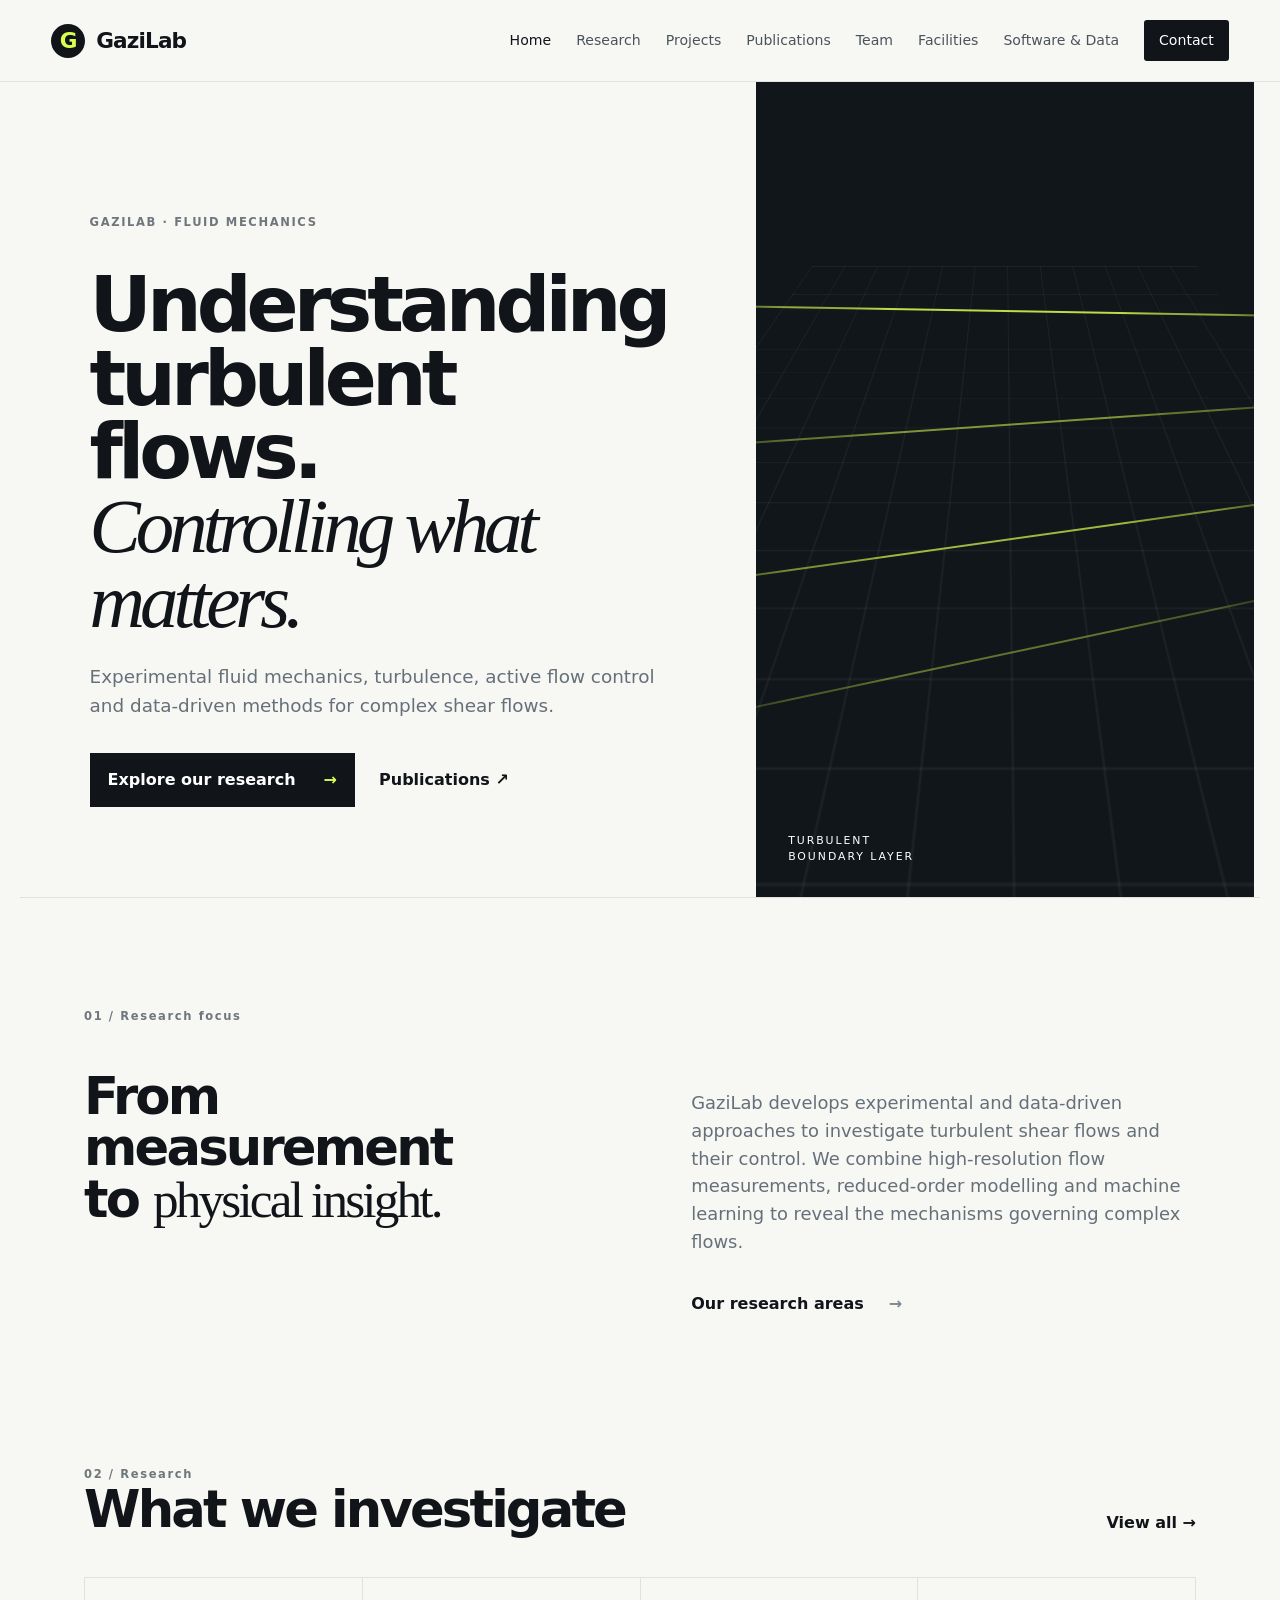
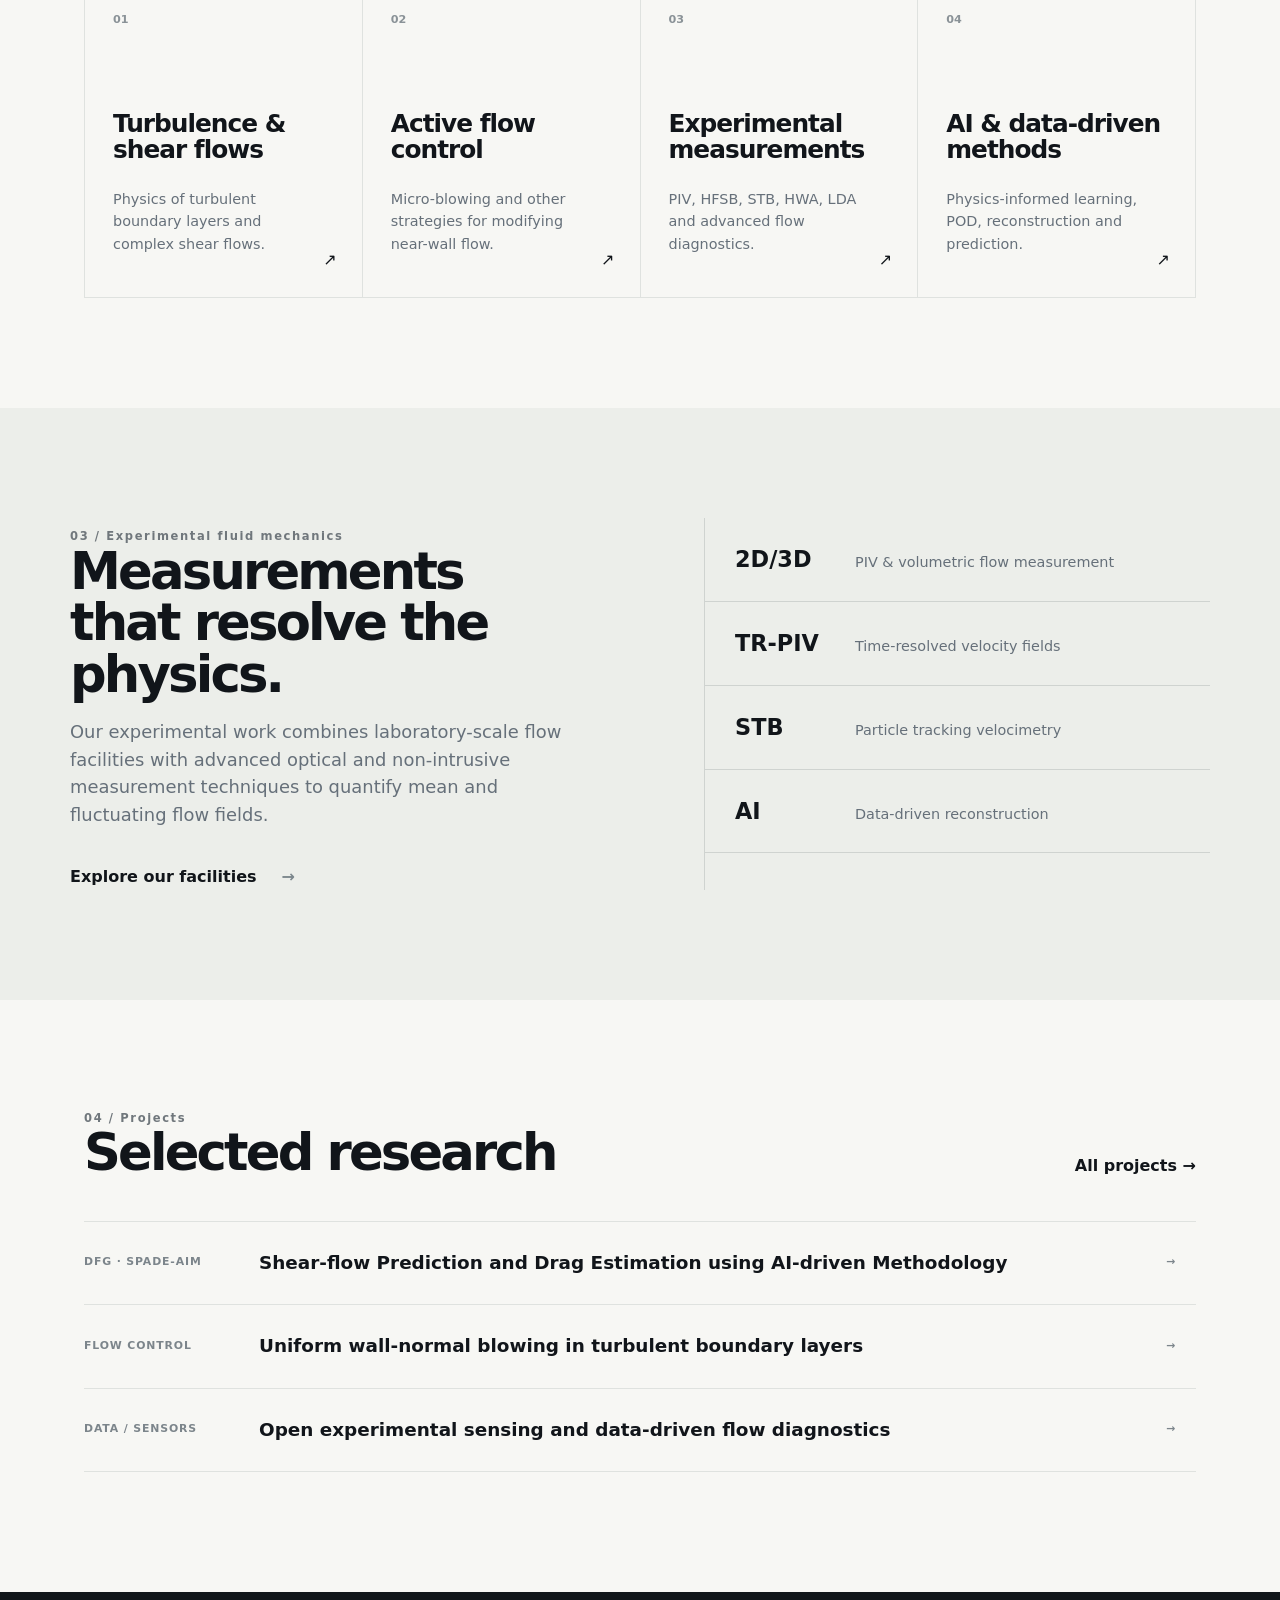
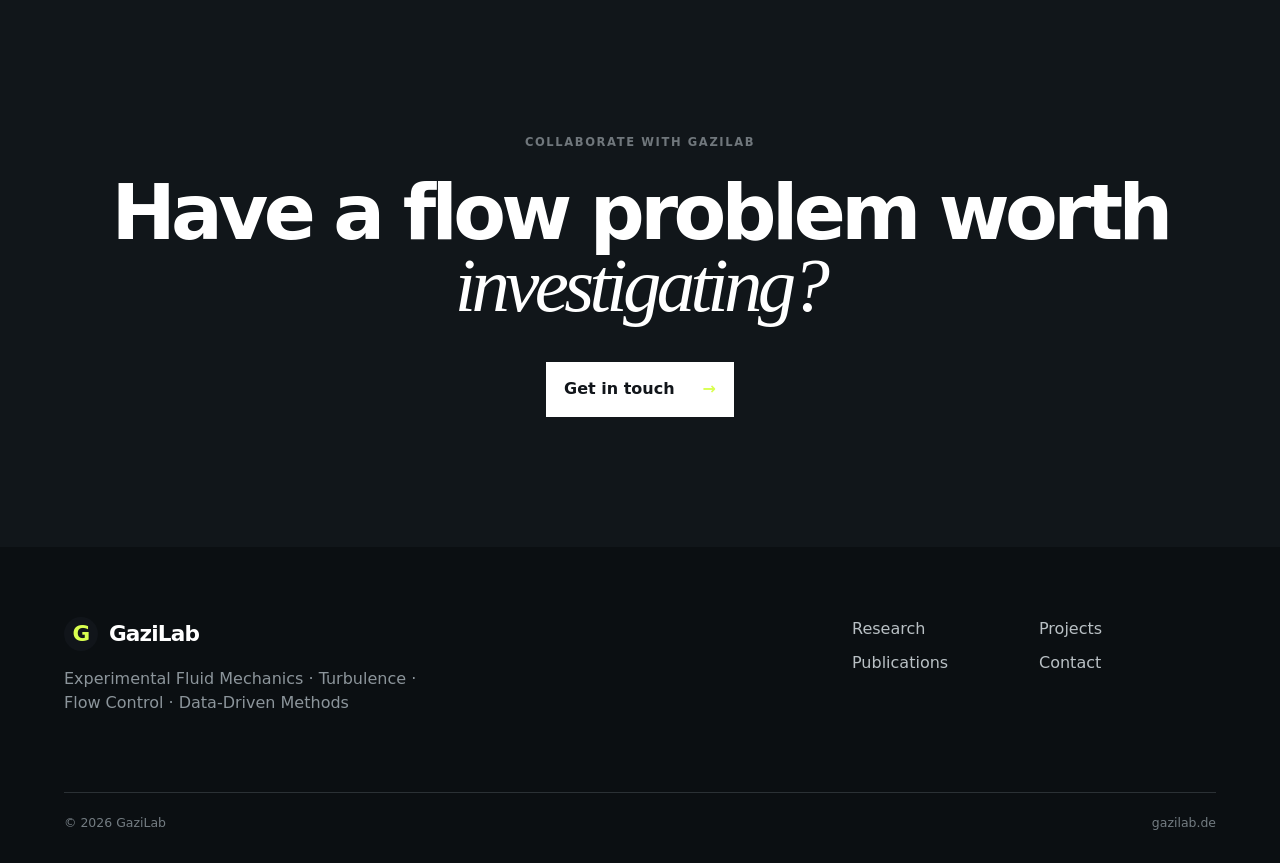
<file: index.html>
<!doctype html>
<html lang="en">
<head>
  <meta charset="utf-8">
  <meta name="viewport" content="width=device-width, initial-scale=1">
  <meta name="description" content="GaziLab — Experimental Fluid Mechanics, Turbulence, Flow Control and Data-Driven Methods.">
  <title>GaziLab | Experimental Fluid Mechanics & Turbulence</title>
  <link rel="stylesheet" href="style.css">
</head>
<body>
<header class="site-header">
  <a class="brand" href="index.html"><span class="brand-mark">G</span><span>GaziLab</span></a>
  <button class="menu-toggle" aria-label="Open navigation">☰</button>
  <nav class="nav">
    <a class="active" href="index.html">Home</a>
    <a href="research.html">Research</a>
    <a href="projects.html">Projects</a>
    <a href="publications.html">Publications</a>
    <a href="team.html">Team</a>
    <a href="facilities.html">Facilities</a>
    <a href="software.html">Software & Data</a>
    <a href="contact.html" class="nav-cta">Contact</a>
  </nav>
</header>

<main>
<section class="hero">
  <div class="hero-copy">
    <p class="eyebrow">GAZILAB · FLUID MECHANICS</p>
    <h1>Understanding turbulent flows.<br><em>Controlling what matters.</em></h1>
    <p class="hero-text">Experimental fluid mechanics, turbulence, active flow control and data-driven methods for complex shear flows.</p>
    <div class="hero-actions">
      <a class="button" href="research.html">Explore our research <span>→</span></a>
      <a class="text-link" href="publications.html">Publications ↗</a>
    </div>
  </div>
  <div class="flow-visual" aria-label="Abstract visualization of a turbulent flow">
    <div class="flow-grid"></div>
    <div class="flow-line line-a"></div><div class="flow-line line-b"></div>
    <div class="flow-line line-c"></div><div class="flow-line line-d"></div>
    <div class="flow-label">TURBULENT<br>BOUNDARY LAYER</div>
  </div>
</section>

<section class="statement section">
  <div class="section-kicker">01 / Research focus</div>
  <div class="statement-grid">
    <h2>From measurement<br>to <span>physical insight.</span></h2>
    <div>
      <p>GaziLab develops experimental and data-driven approaches to investigate turbulent shear flows and their control. We combine high-resolution flow measurements, reduced-order modelling and machine learning to reveal the mechanisms governing complex flows.</p>
      <a class="arrow-link" href="research.html">Our research areas <span>→</span></a>
    </div>
  </div>
</section>

<section class="cards-section section">
  <div class="section-head">
    <div><div class="section-kicker">02 / Research</div><h2>What we investigate</h2></div>
    <a class="text-link" href="research.html">View all →</a>
  </div>
  <div class="research-grid">
    <a class="research-card" href="research.html#turbulence"><span class="card-no">01</span><h3>Turbulence &<br>shear flows</h3><p>Physics of turbulent boundary layers and complex shear flows.</p><span class="card-arrow">↗</span></a>
    <a class="research-card" href="research.html#flow-control"><span class="card-no">02</span><h3>Active flow<br>control</h3><p>Micro-blowing and other strategies for modifying near-wall flow.</p><span class="card-arrow">↗</span></a>
    <a class="research-card" href="research.html#measurements"><span class="card-no">03</span><h3>Experimental<br>measurements</h3><p>PIV, HFSB, STB, HWA, LDA and advanced flow diagnostics.</p><span class="card-arrow">↗</span></a>
    <a class="research-card" href="research.html#data"><span class="card-no">04</span><h3>AI & data-driven<br>methods</h3><p>Physics-informed learning, POD, reconstruction and prediction.</p><span class="card-arrow">↗</span></a>
  </div>
</section>

<section class="feature section">
  <div class="feature-copy">
    <div class="section-kicker">03 / Experimental fluid mechanics</div>
    <h2>Measurements that resolve the physics.</h2>
    <p>Our experimental work combines laboratory-scale flow facilities with advanced optical and non-intrusive measurement techniques to quantify mean and fluctuating flow fields.</p>
    <a class="arrow-link" href="facilities.html">Explore our facilities <span>→</span></a>
  </div>
  <div class="metric-panel">
    <div class="metric"><strong>2D/3D</strong><span>PIV & volumetric flow measurement</span></div>
    <div class="metric"><strong>TR-PIV</strong><span>Time-resolved velocity fields</span></div>
    <div class="metric"><strong>STB</strong><span>Particle tracking velocimetry</span></div>
    <div class="metric"><strong>AI</strong><span>Data-driven reconstruction</span></div>
  </div>
</section>

<section class="projects-preview section">
  <div class="section-head"><div><div class="section-kicker">04 / Projects</div><h2>Selected research</h2></div><a class="text-link" href="projects.html">All projects →</a></div>
  <div class="project-list">
    <a href="projects.html#spade" class="project-row"><span>DFG · SPADE-AIM</span><strong>Shear-flow Prediction and Drag Estimation using AI-driven Methodology</strong><span>→</span></a>
    <a href="projects.html#microblowing" class="project-row"><span>FLOW CONTROL</span><strong>Uniform wall-normal blowing in turbulent boundary layers</strong><span>→</span></a>
    <a href="projects.html#dativ" class="project-row"><span>DATA / SENSORS</span><strong>Open experimental sensing and data-driven flow diagnostics</strong><span>→</span></a>
  </div>
</section>

<section class="cta section">
  <p class="eyebrow">COLLABORATE WITH GAZILAB</p>
  <h2>Have a flow problem worth<br><em>investigating?</em></h2>
  <a class="button light" href="contact.html">Get in touch <span>→</span></a>
</section>
</main>

<footer class="footer">
  <div><a class="brand footer-brand" href="index.html"><span class="brand-mark">G</span><span>GaziLab</span></a><p>Experimental Fluid Mechanics · Turbulence · Flow Control · Data-Driven Methods</p></div>
  <div class="footer-links"><a href="research.html">Research</a><a href="projects.html">Projects</a><a href="publications.html">Publications</a><a href="contact.html">Contact</a></div>
  <div class="footer-bottom"><span>© 2026 GaziLab</span><span>gazilab.de</span></div>
</footer>
<script src="script.js"></script>
</body>
</html>
</file>
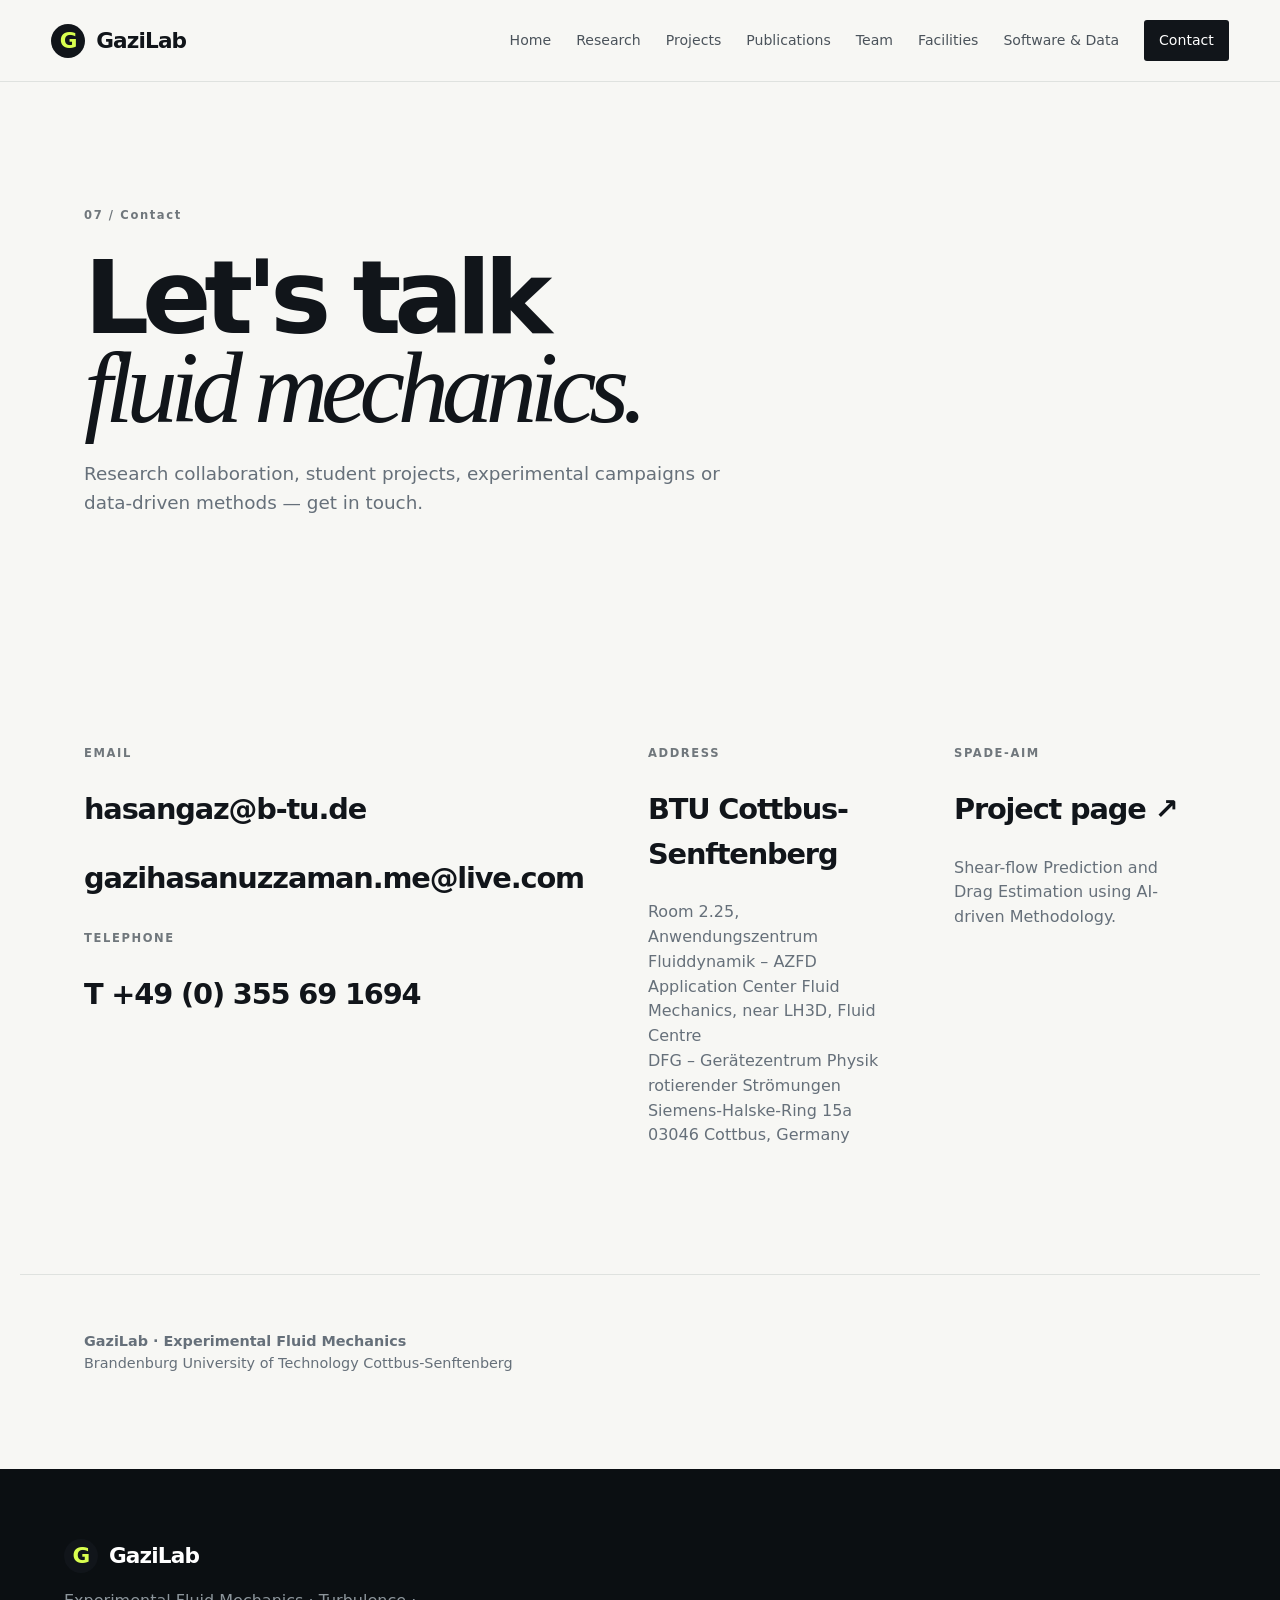
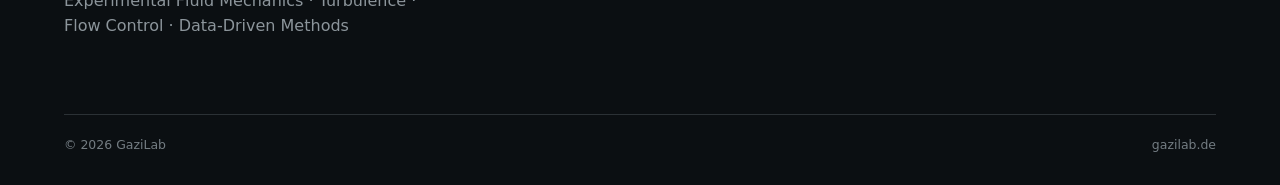
<file: contact.html>
<!doctype html><html lang="en"><head><meta charset="utf-8"><meta name="viewport" content="width=device-width,initial-scale=1"><title>Contact | GaziLab</title><link rel="stylesheet" href="style.css"></head><body>
<header class="site-header"><a class="brand" href="index.html"><span class="brand-mark">G</span><span>GaziLab</span></a><button class="menu-toggle">☰</button><nav class="nav"><a href="index.html">Home</a><a href="research.html">Research</a><a href="projects.html">Projects</a><a href="publications.html">Publications</a><a href="team.html">Team</a><a href="facilities.html">Facilities</a><a href="software.html">Software & Data</a><a class="active nav-cta" href="contact.html">Contact</a></nav></header>
<main><section class="contact-hero page-hero"><div class="section-kicker">07 / Contact</div><h1>Let's talk<br><em>fluid mechanics.</em></h1><p>Research collaboration, student projects, experimental campaigns or data-driven methods — get in touch.</p></section>
<section class="contact-grid section"><div><div class="section-kicker">EMAIL</div><h2><a href="mailto:hasangaz@b-tu.de">hasangaz@b-tu.de</a></h2><h2><a href="mailto:gazihasanuzzaman.me@live.com">gazihasanuzzaman.me@live.com</a></h2><div class="section-kicker" style="margin-top:30px">TELEPHONE</div><h2><a href="tel:+49355691694">T +49 (0) 355 69 1694</a></h2></div><div><div class="section-kicker">ADDRESS</div><h2>BTU Cottbus-Senftenberg</h2><p>Room 2.25, Anwendungszentrum Fluiddynamik – AZFD<br>Application Center Fluid Mechanics, near LH3D, Fluid Centre<br>DFG – Gerätezentrum Physik rotierender Strömungen<br>Siemens-Halske-Ring 15a<br>03046 Cottbus, Germany</p></div><div><div class="section-kicker">SPADE-AIM</div><h2><a href="https://www.b-tu.de/fg-aerodynamik-stroemungslehre/forschung/schwerpunkte/aerodynamik/spade-aim" target="_blank" rel="noopener">Project page ↗</a></h2><p>Shear-flow Prediction and Drag Estimation using AI-driven Methodology.</p></div></section>
<section class="legal-note section"><p><strong>GaziLab · Experimental Fluid Mechanics</strong><br>Brandenburg University of Technology Cottbus-Senftenberg</p></section></main>
<footer class="footer"><div><a class="brand footer-brand" href="index.html"><span class="brand-mark">G</span><span>GaziLab</span></a><p>Experimental Fluid Mechanics · Turbulence · Flow Control · Data-Driven Methods</p></div><div class="footer-bottom"><span>© 2026 GaziLab</span><span>gazilab.de</span></div></footer><script src="script.js"></script></body></html>
</file>
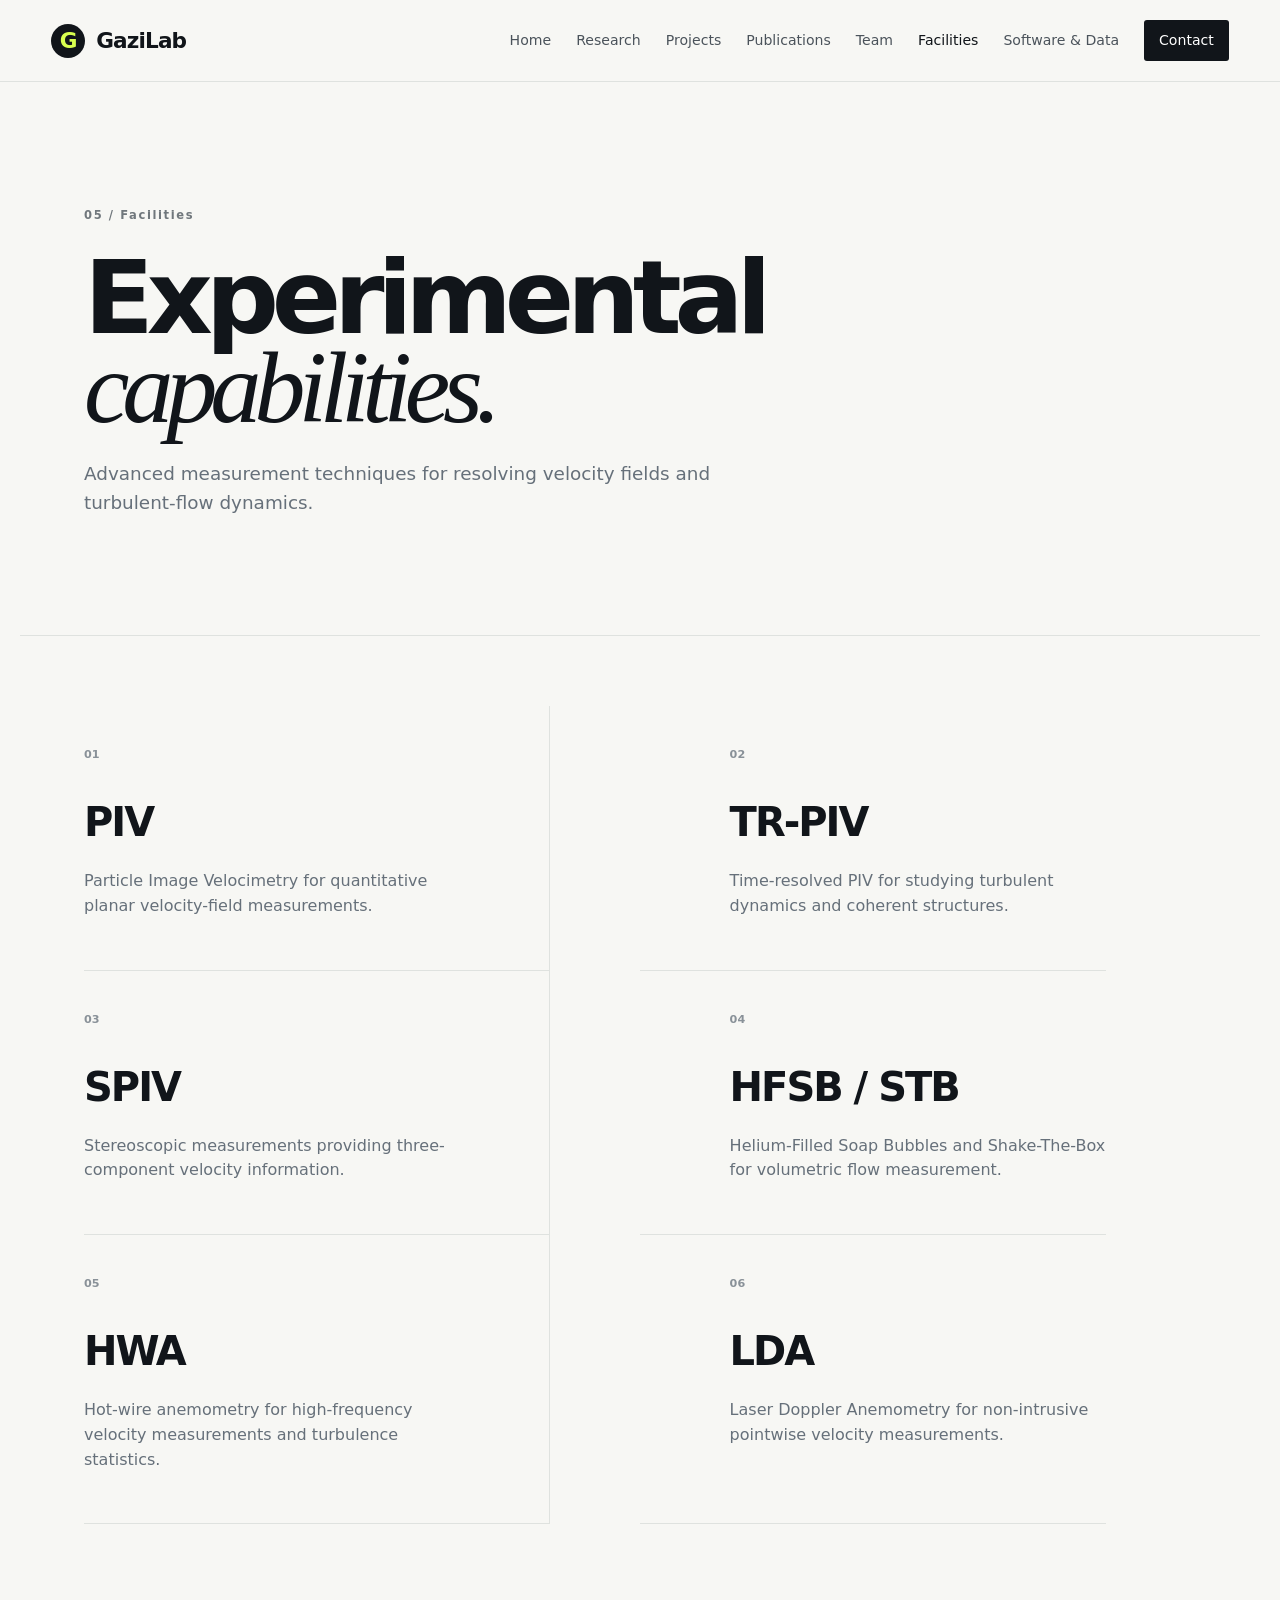
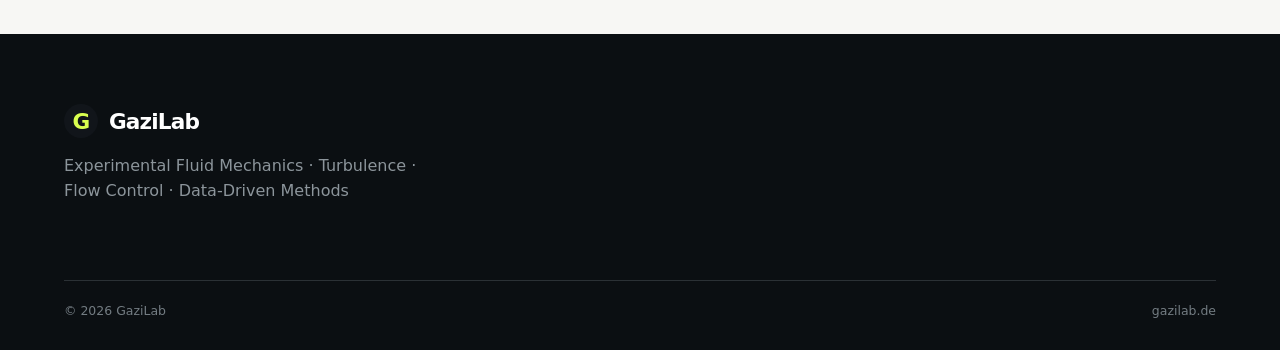
<file: facilities.html>
<!doctype html><html lang="en"><head><meta charset="utf-8"><meta name="viewport" content="width=device-width,initial-scale=1"><title>Facilities | GaziLab</title><link rel="stylesheet" href="style.css"></head><body>
<header class="site-header"><a class="brand" href="index.html"><span class="brand-mark">G</span><span>GaziLab</span></a><button class="menu-toggle">☰</button><nav class="nav"><a href="index.html">Home</a><a href="research.html">Research</a><a href="projects.html">Projects</a><a href="publications.html">Publications</a><a href="team.html">Team</a><a class="active" href="facilities.html">Facilities</a><a href="software.html">Software & Data</a><a href="contact.html" class="nav-cta">Contact</a></nav></header>
<main><section class="page-hero"><div class="section-kicker">05 / Facilities</div><h1>Experimental<br><em>capabilities.</em></h1><p>Advanced measurement techniques for resolving velocity fields and turbulent-flow dynamics.</p></section>
<section class="facility-grid section">
<div class="facility"><span>01</span><h2>PIV</h2><p>Particle Image Velocimetry for quantitative planar velocity-field measurements.</p></div>
<div class="facility"><span>02</span><h2>TR-PIV</h2><p>Time-resolved PIV for studying turbulent dynamics and coherent structures.</p></div>
<div class="facility"><span>03</span><h2>SPIV</h2><p>Stereoscopic measurements providing three-component velocity information.</p></div>
<div class="facility"><span>04</span><h2>HFSB / STB</h2><p>Helium-Filled Soap Bubbles and Shake-The-Box for volumetric flow measurement.</p></div>
<div class="facility"><span>05</span><h2>HWA</h2><p>Hot-wire anemometry for high-frequency velocity measurements and turbulence statistics.</p></div>
<div class="facility"><span>06</span><h2>LDA</h2><p>Laser Doppler Anemometry for non-intrusive pointwise velocity measurements.</p></div>
</section></main>
<footer class="footer"><div><a class="brand footer-brand" href="index.html"><span class="brand-mark">G</span><span>GaziLab</span></a><p>Experimental Fluid Mechanics · Turbulence · Flow Control · Data-Driven Methods</p></div><div class="footer-bottom"><span>© 2026 GaziLab</span><span>gazilab.de</span></div></footer><script src="script.js"></script></body></html>
</file>
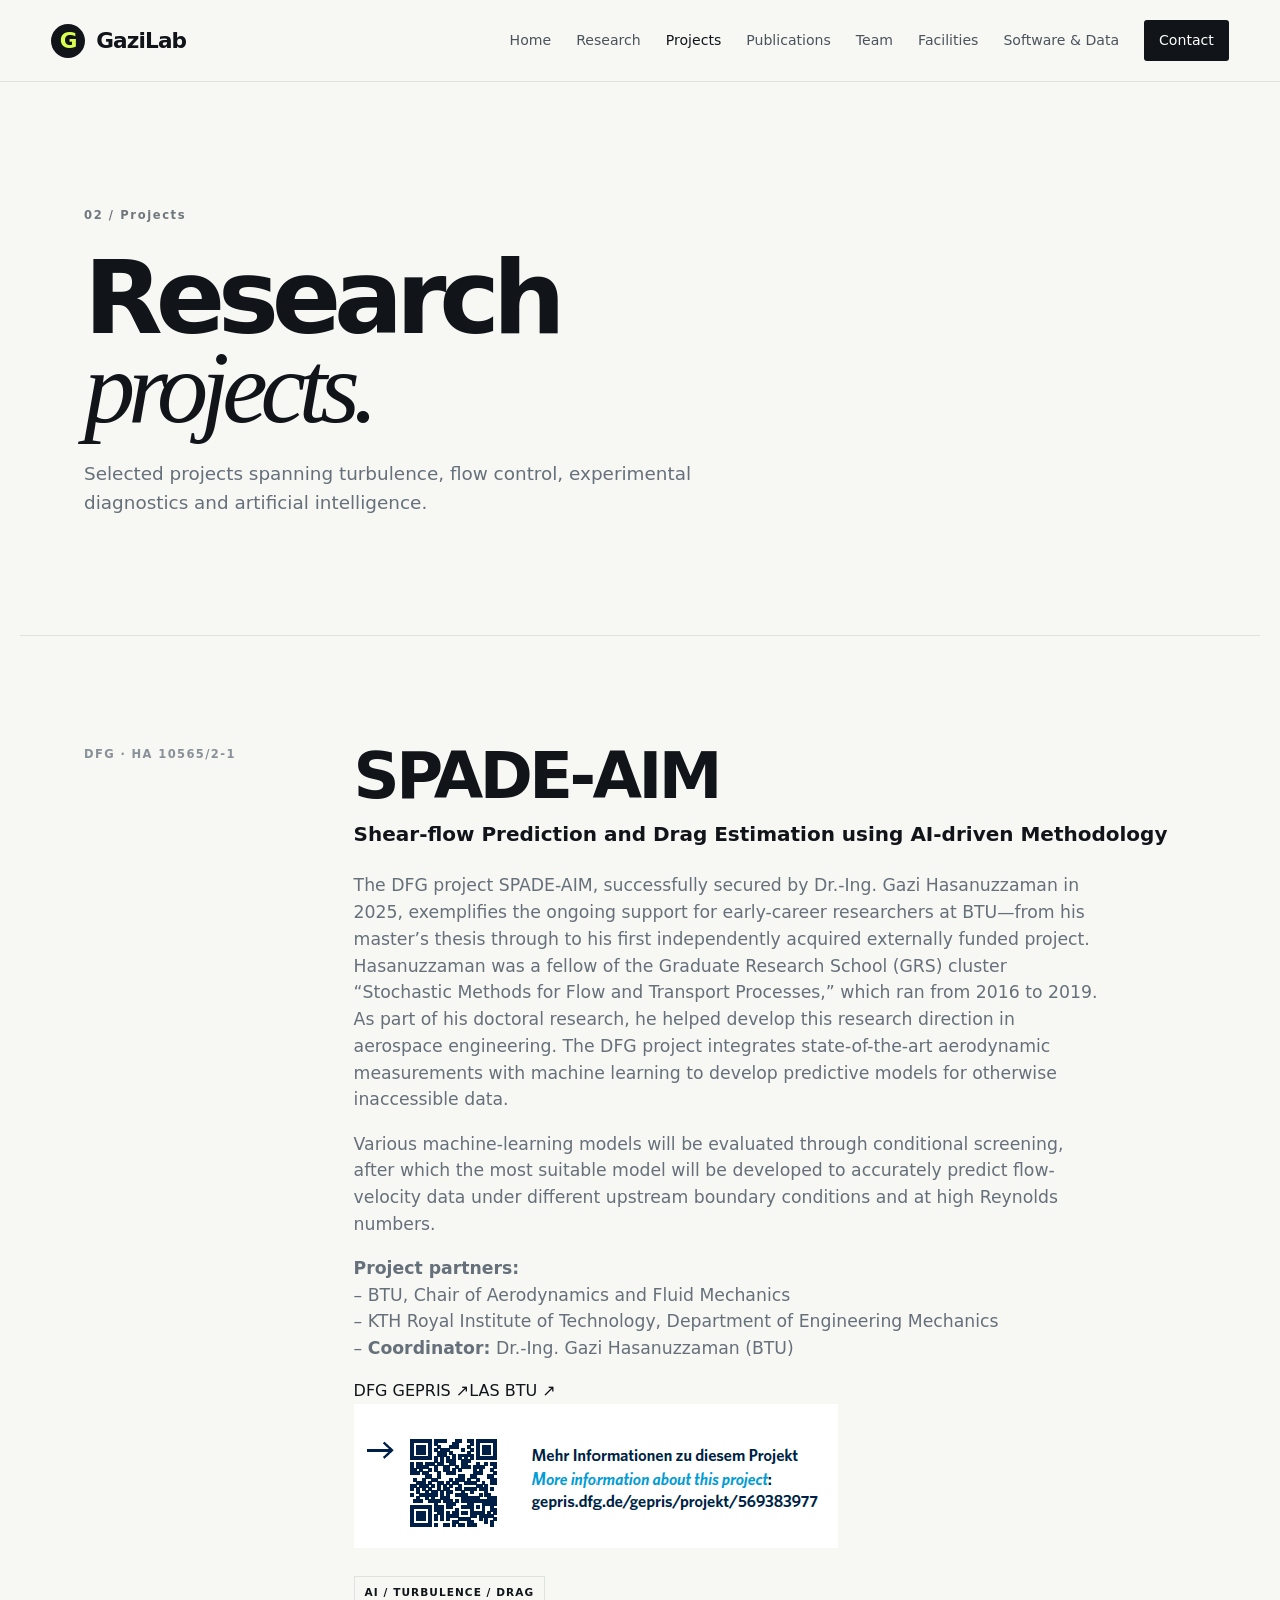
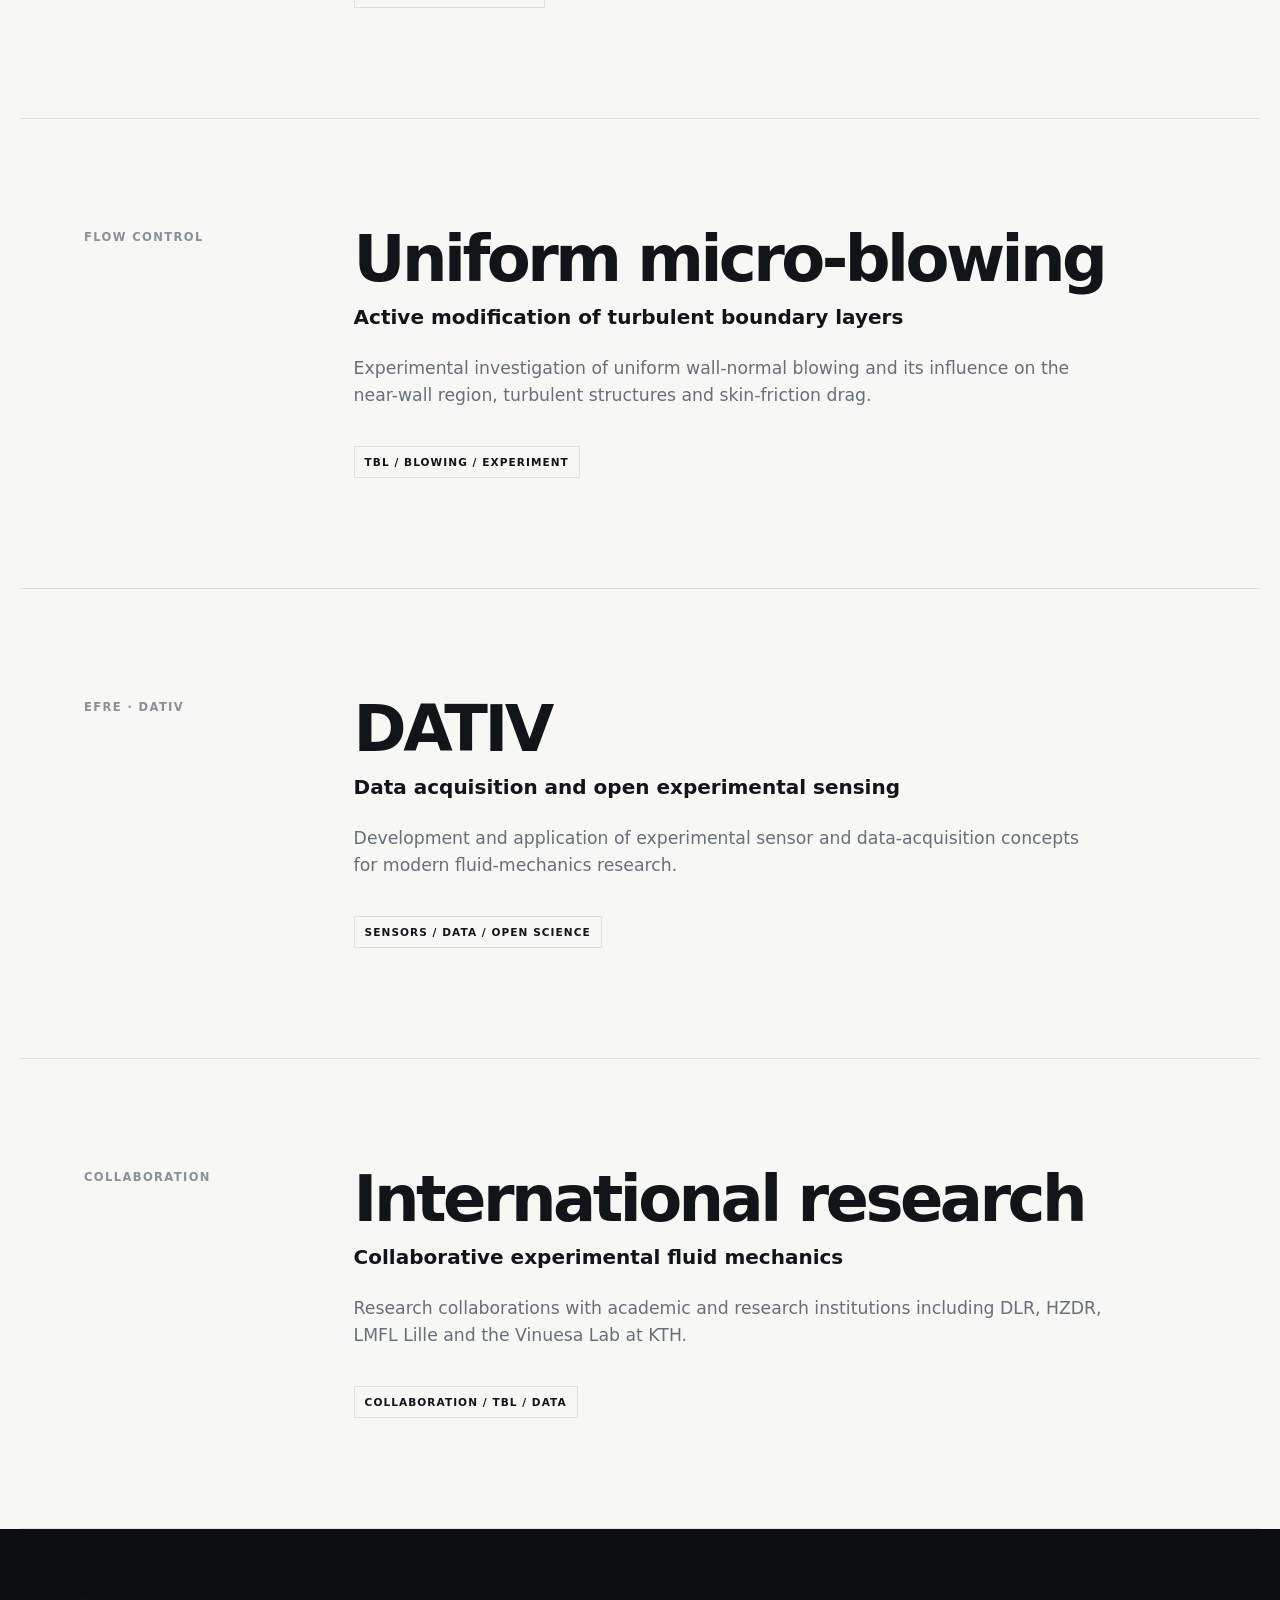
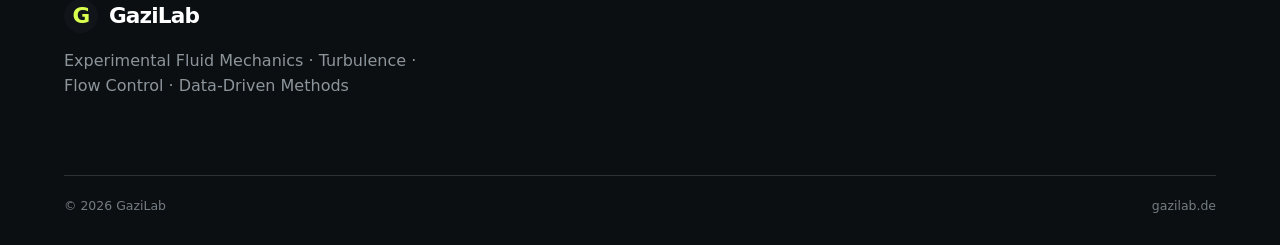
<file: projects.html>
<!doctype html><html lang="en"><head><meta charset="utf-8"><meta name="viewport" content="width=device-width,initial-scale=1"><title>Projects | GaziLab</title><link rel="stylesheet" href="style.css"></head><body>
<header class="site-header"><a class="brand" href="index.html"><span class="brand-mark">G</span><span>GaziLab</span></a><button class="menu-toggle">☰</button><nav class="nav"><a href="index.html">Home</a><a href="research.html">Research</a><a class="active" href="projects.html">Projects</a><a href="publications.html">Publications</a><a href="team.html">Team</a><a href="facilities.html">Facilities</a><a href="software.html">Software & Data</a><a href="contact.html" class="nav-cta">Contact</a></nav></header>
<main><section class="page-hero"><div class="section-kicker">02 / Projects</div><h1>Research<br><em>projects.</em></h1><p>Selected projects spanning turbulence, flow control, experimental diagnostics and artificial intelligence.</p></section>
<section class="project-detail section" id="spade"><div class="project-meta">DFG · HA 10565/2-1</div><div><h2>SPADE-AIM</h2><h3>Shear-flow Prediction and Drag Estimation using AI-driven Methodology</h3><p>The DFG project SPADE-AIM, successfully secured by Dr.-Ing. Gazi Hasanuzzaman in 2025, exemplifies the ongoing support for early-career researchers at BTU—from his master’s thesis through to his first independently acquired externally funded project. Hasanuzzaman was a fellow of the Graduate Research School (GRS) cluster “Stochastic Methods for Flow and Transport Processes,” which ran from 2016 to 2019. As part of his doctoral research, he helped develop this research direction in aerospace engineering. The DFG project integrates state-of-the-art aerodynamic measurements with machine learning to develop predictive models for otherwise inaccessible data.</p><p>Various machine-learning models will be evaluated through conditional screening, after which the most suitable model will be developed to accurately predict flow-velocity data under different upstream boundary conditions and at high Reynolds numbers.</p><p><strong>Project partners:</strong><br>– BTU, Chair of Aerodynamics and Fluid Mechanics<br>– KTH Royal Institute of Technology, Department of Engineering Mechanics<br>– <strong>Coordinator:</strong> Dr.-Ing. Gazi Hasanuzzaman (BTU)</p><div class="spade-links"><a href="https://gepris.dfg.de/project/569383977?lang=en" target="_blank" rel="noopener">DFG GEPRIS ↗</a><a href="https://www.b-tu.de/fg-aerodynamik-stroemungslehre/forschung/schwerpunkte/aerodynamik/spade-aim" target="_blank" rel="noopener">LAS BTU ↗</a></div><div class="spade-image-wrap"><img src="images/ticker.png" alt="SPADE-AIM research illustration"></div><span class="tag">AI / TURBULENCE / DRAG</span></div></section>
<section class="project-detail section" id="microblowing"><div class="project-meta">FLOW CONTROL</div><div><h2>Uniform micro-blowing</h2><h3>Active modification of turbulent boundary layers</h3><p>Experimental investigation of uniform wall-normal blowing and its influence on the near-wall region, turbulent structures and skin-friction drag.</p><span class="tag">TBL / BLOWING / EXPERIMENT</span></div></section>
<section class="project-detail section" id="dativ"><div class="project-meta">EFRE · DATIV</div><div><h2>DATIV</h2><h3>Data acquisition and open experimental sensing</h3><p>Development and application of experimental sensor and data-acquisition concepts for modern fluid-mechanics research.</p><span class="tag">SENSORS / DATA / OPEN SCIENCE</span></div></section>
<section class="project-detail section"><div class="project-meta">COLLABORATION</div><div><h2>International research</h2><h3>Collaborative experimental fluid mechanics</h3><p>Research collaborations with academic and research institutions including DLR, HZDR, LMFL Lille and the Vinuesa Lab at KTH.</p><span class="tag">COLLABORATION / TBL / DATA</span></div></section></main>
<footer class="footer"><div><a class="brand footer-brand" href="index.html"><span class="brand-mark">G</span><span>GaziLab</span></a><p>Experimental Fluid Mechanics · Turbulence · Flow Control · Data-Driven Methods</p></div><div class="footer-bottom"><span>© 2026 GaziLab</span><span>gazilab.de</span></div></footer><script src="script.js"></script></body></html>
</file>
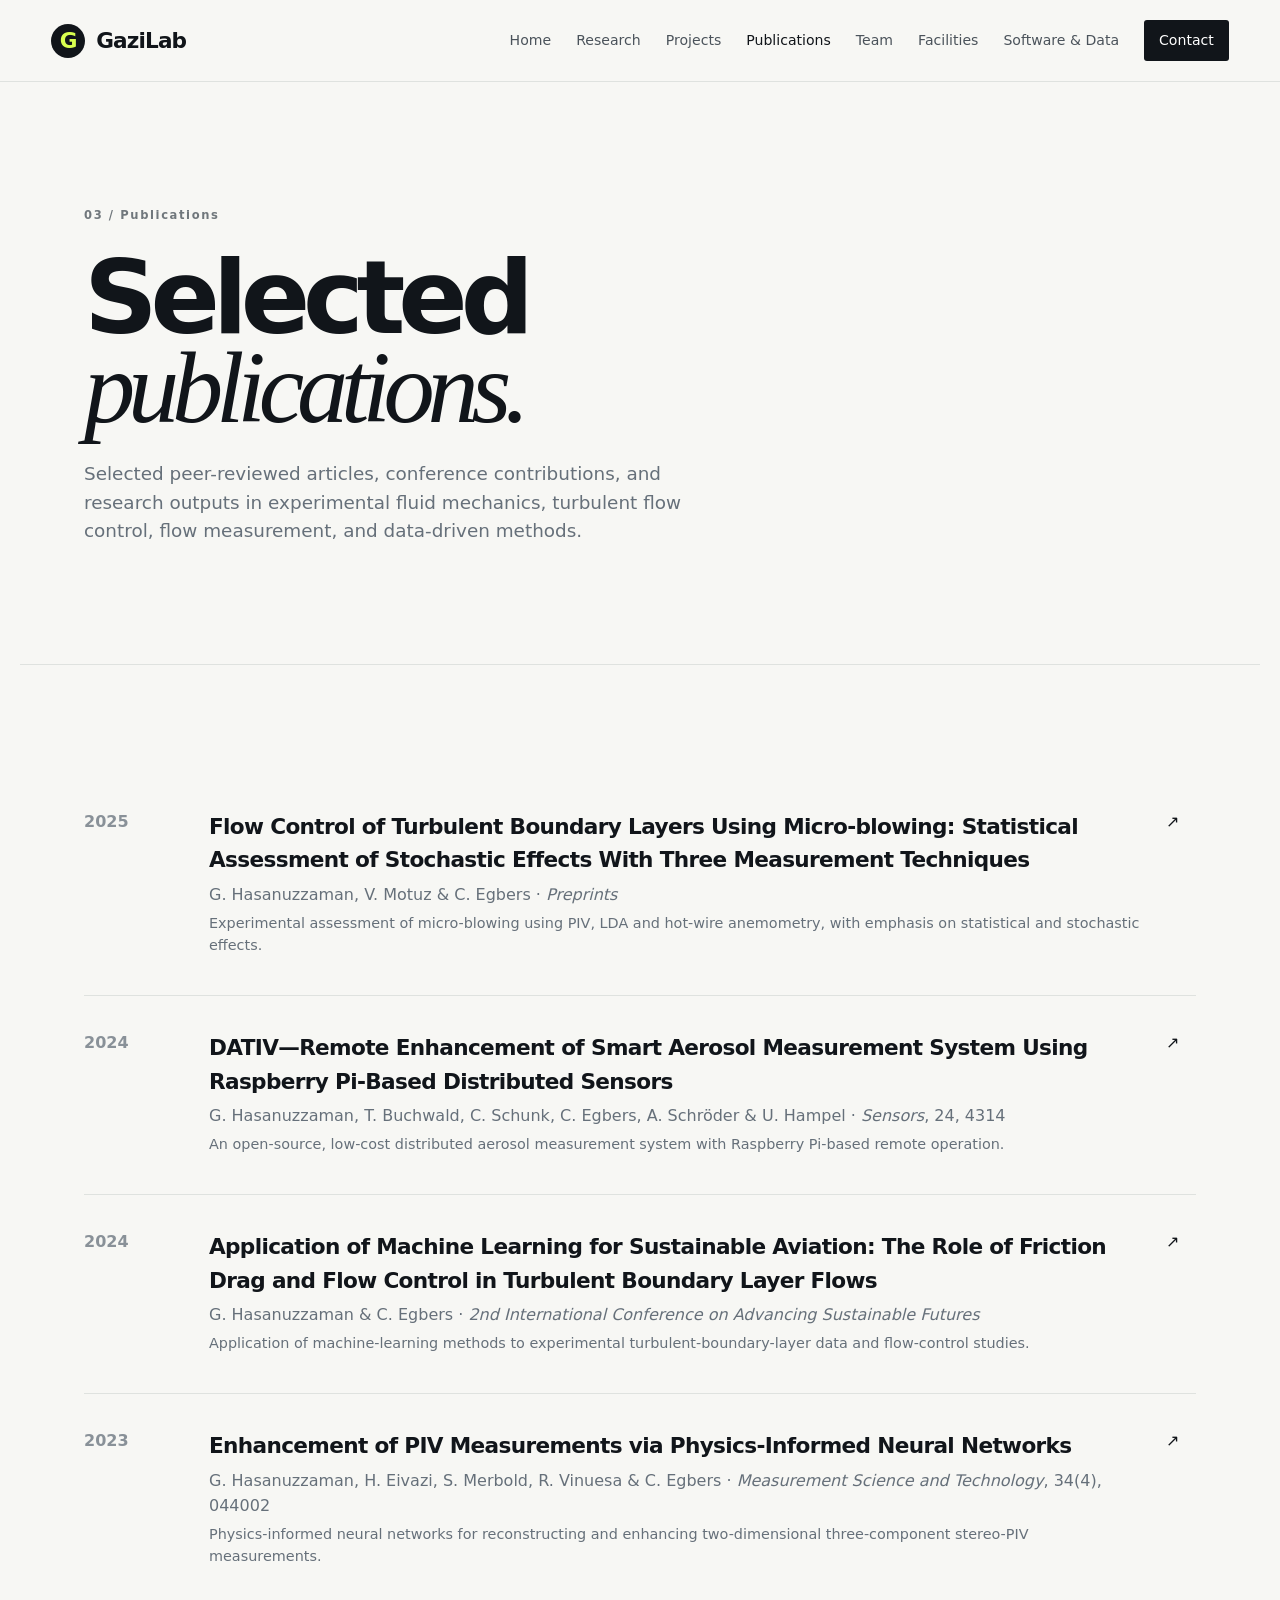
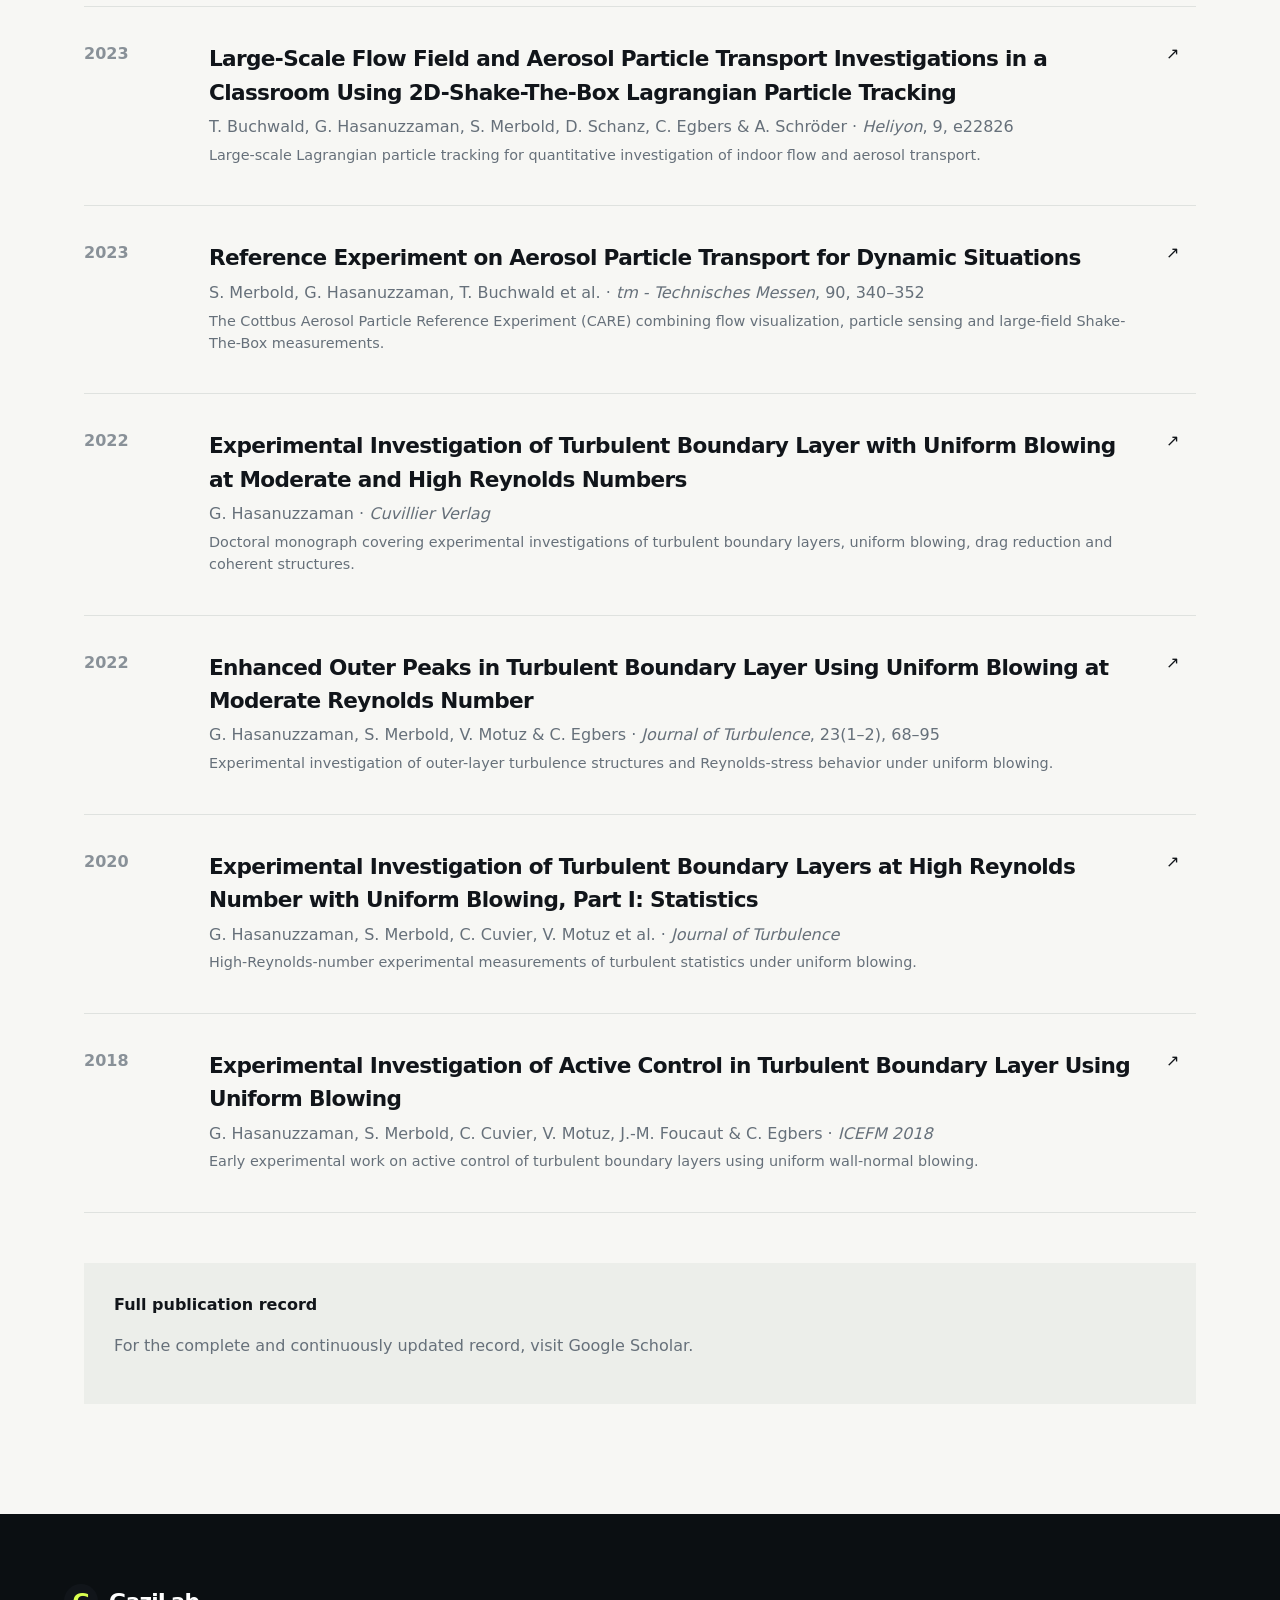
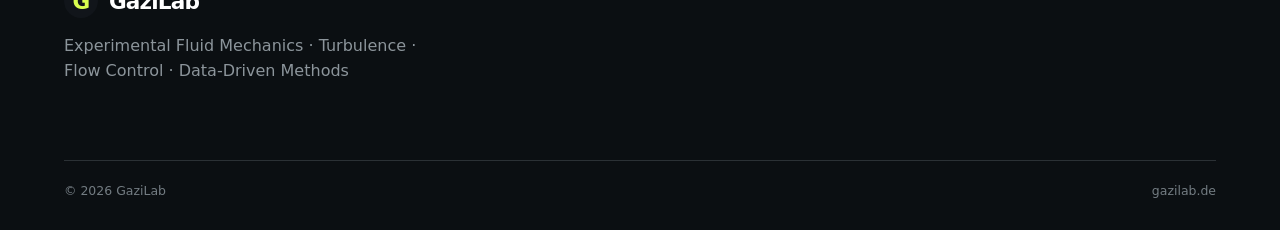
<file: publications.html>
<!doctype html><html lang="en"><head><meta charset="utf-8"><meta name="viewport" content="width=device-width,initial-scale=1"><title>Publications | GaziLab</title><link rel="stylesheet" href="style.css"></head><body>
<header class="site-header"><a class="brand" href="index.html"><span class="brand-mark">G</span><span>GaziLab</span></a><button class="menu-toggle">☰</button><nav class="nav"><a href="index.html">Home</a><a href="research.html">Research</a><a href="projects.html">Projects</a><a class="active" href="publications.html">Publications</a><a href="team.html">Team</a><a href="facilities.html">Facilities</a><a href="software.html">Software & Data</a><a href="contact.html" class="nav-cta">Contact</a></nav></header>
<main><section class="page-hero"><div class="section-kicker">03 / Publications</div><h1>Selected<br><em>publications.</em></h1><p>Selected peer-reviewed articles, conference contributions, and research outputs in experimental fluid mechanics, turbulent flow control, flow measurement, and data-driven methods.</p></section>
<section class="pub-list section">
<article class="publication"><span class="pub-year">2025</span><div><h2>Flow Control of Turbulent Boundary Layers Using Micro-blowing: Statistical Assessment of Stochastic Effects With Three Measurement Techniques</h2><p>G. Hasanuzzaman, V. Motuz &amp; C. Egbers · <i>Preprints</i></p><p class="pub-note">Experimental assessment of micro-blowing using PIV, LDA and hot-wire anemometry, with emphasis on statistical and stochastic effects.</p></div><a href="https://doi.org/10.20944/preprints202507.0598.v1" target="_blank" rel="noopener" aria-label="Publication link">↗</a></article>
<article class="publication"><span class="pub-year">2024</span><div><h2>DATIV—Remote Enhancement of Smart Aerosol Measurement System Using Raspberry Pi-Based Distributed Sensors</h2><p>G. Hasanuzzaman, T. Buchwald, C. Schunk, C. Egbers, A. Schröder &amp; U. Hampel · <i>Sensors</i>, 24, 4314</p><p class="pub-note">An open-source, low-cost distributed aerosol measurement system with Raspberry Pi-based remote operation.</p></div><a href="https://doi.org/10.3390/s24134314" target="_blank" rel="noopener" aria-label="Publication link">↗</a></article>
<article class="publication"><span class="pub-year">2024</span><div><h2>Application of Machine Learning for Sustainable Aviation: The Role of Friction Drag and Flow Control in Turbulent Boundary Layer Flows</h2><p>G. Hasanuzzaman &amp; C. Egbers · <i>2nd International Conference on Advancing Sustainable Futures</i></p><p class="pub-note">Application of machine-learning methods to experimental turbulent-boundary-layer data and flow-control studies.</p></div><a href="https://www.researchgate.net/publication/388106045_Application_of_Machine_Learning_for_sustainable_aviation_the_role_of_friction_drag_and_flow_control_in_turbulent_boundary_layer_flows" target="_blank" rel="noopener" aria-label="Publication link">↗</a></article>
<article class="publication"><span class="pub-year">2023</span><div><h2>Enhancement of PIV Measurements via Physics-Informed Neural Networks</h2><p>G. Hasanuzzaman, H. Eivazi, S. Merbold, R. Vinuesa &amp; C. Egbers · <i>Measurement Science and Technology</i>, 34(4), 044002</p><p class="pub-note">Physics-informed neural networks for reconstructing and enhancing two-dimensional three-component stereo-PIV measurements.</p></div><a href="https://doi.org/10.1088/1361-6501/aca9eb" target="_blank" rel="noopener" aria-label="Publication link">↗</a></article>
<article class="publication"><span class="pub-year">2023</span><div><h2>Large-Scale Flow Field and Aerosol Particle Transport Investigations in a Classroom Using 2D-Shake-The-Box Lagrangian Particle Tracking</h2><p>T. Buchwald, G. Hasanuzzaman, S. Merbold, D. Schanz, C. Egbers &amp; A. Schröder · <i>Heliyon</i>, 9, e22826</p><p class="pub-note">Large-scale Lagrangian particle tracking for quantitative investigation of indoor flow and aerosol transport.</p></div><a href="https://doi.org/10.1016/j.heliyon.2023.e22826" target="_blank" rel="noopener" aria-label="Publication link">↗</a></article>
<article class="publication"><span class="pub-year">2023</span><div><h2>Reference Experiment on Aerosol Particle Transport for Dynamic Situations</h2><p>S. Merbold, G. Hasanuzzaman, T. Buchwald et al. · <i>tm - Technisches Messen</i>, 90, 340–352</p><p class="pub-note">The Cottbus Aerosol Particle Reference Experiment (CARE) combining flow visualization, particle sensing and large-field Shake-The-Box measurements.</p></div><a href="https://doi.org/10.1515/teme-2022-0118" target="_blank" rel="noopener" aria-label="Publication link">↗</a></article>
<article class="publication"><span class="pub-year">2022</span><div><h2>Experimental Investigation of Turbulent Boundary Layer with Uniform Blowing at Moderate and High Reynolds Numbers</h2><p>G. Hasanuzzaman · <i>Cuvillier Verlag</i></p><p class="pub-note">Doctoral monograph covering experimental investigations of turbulent boundary layers, uniform blowing, drag reduction and coherent structures.</p></div><a href="https://opus4.kobv.de/opus4-btu/frontdoor/index/index/year/2021/docId/5566" target="_blank" rel="noopener" aria-label="Publication link">↗</a></article>
<article class="publication"><span class="pub-year">2022</span><div><h2>Enhanced Outer Peaks in Turbulent Boundary Layer Using Uniform Blowing at Moderate Reynolds Number</h2><p>G. Hasanuzzaman, S. Merbold, V. Motuz &amp; C. Egbers · <i>Journal of Turbulence</i>, 23(1–2), 68–95</p><p class="pub-note">Experimental investigation of outer-layer turbulence structures and Reynolds-stress behavior under uniform blowing.</p></div><a href="https://doi.org/10.1080/14685248.2021.2014058" target="_blank" rel="noopener" aria-label="Publication link">↗</a></article>
<article class="publication"><span class="pub-year">2020</span><div><h2>Experimental Investigation of Turbulent Boundary Layers at High Reynolds Number with Uniform Blowing, Part I: Statistics</h2><p>G. Hasanuzzaman, S. Merbold, C. Cuvier, V. Motuz et al. · <i>Journal of Turbulence</i></p><p class="pub-note">High-Reynolds-number experimental measurements of turbulent statistics under uniform blowing.</p></div><a href="https://doi.org/10.1080/14685248.2020.1740239" target="_blank" rel="noopener" aria-label="Publication link">↗</a></article>
<article class="publication"><span class="pub-year">2018</span><div><h2>Experimental Investigation of Active Control in Turbulent Boundary Layer Using Uniform Blowing</h2><p>G. Hasanuzzaman, S. Merbold, C. Cuvier, V. Motuz, J.-M. Foucaut &amp; C. Egbers · <i>ICEFM 2018</i></p><p class="pub-note">Early experimental work on active control of turbulent boundary layers using uniform wall-normal blowing.</p></div><a href="https://www.b-tu.de/fg-aerodynamik-stroemungslehre/forschung/schwerpunkte/aerodynamik/spade-aim" target="_blank" rel="noopener" aria-label="Publication link">↗</a></article>
<div class="publication-note"><strong>Full publication record</strong><p>For the complete and continuously updated record, visit <a href="https://scholar.google.com/citations?user=wALENXoAAAAJ&amp;hl=en" target="_blank" rel="noopener">Google Scholar</a>.</p></div>
</section></main>
<footer class="footer"><div><a class="brand footer-brand" href="index.html"><span class="brand-mark">G</span><span>GaziLab</span></a><p>Experimental Fluid Mechanics · Turbulence · Flow Control · Data-Driven Methods</p></div><div class="footer-bottom"><span>© 2026 GaziLab</span><span>gazilab.de</span></div></footer><script src="script.js"></script></body></html>
</file>
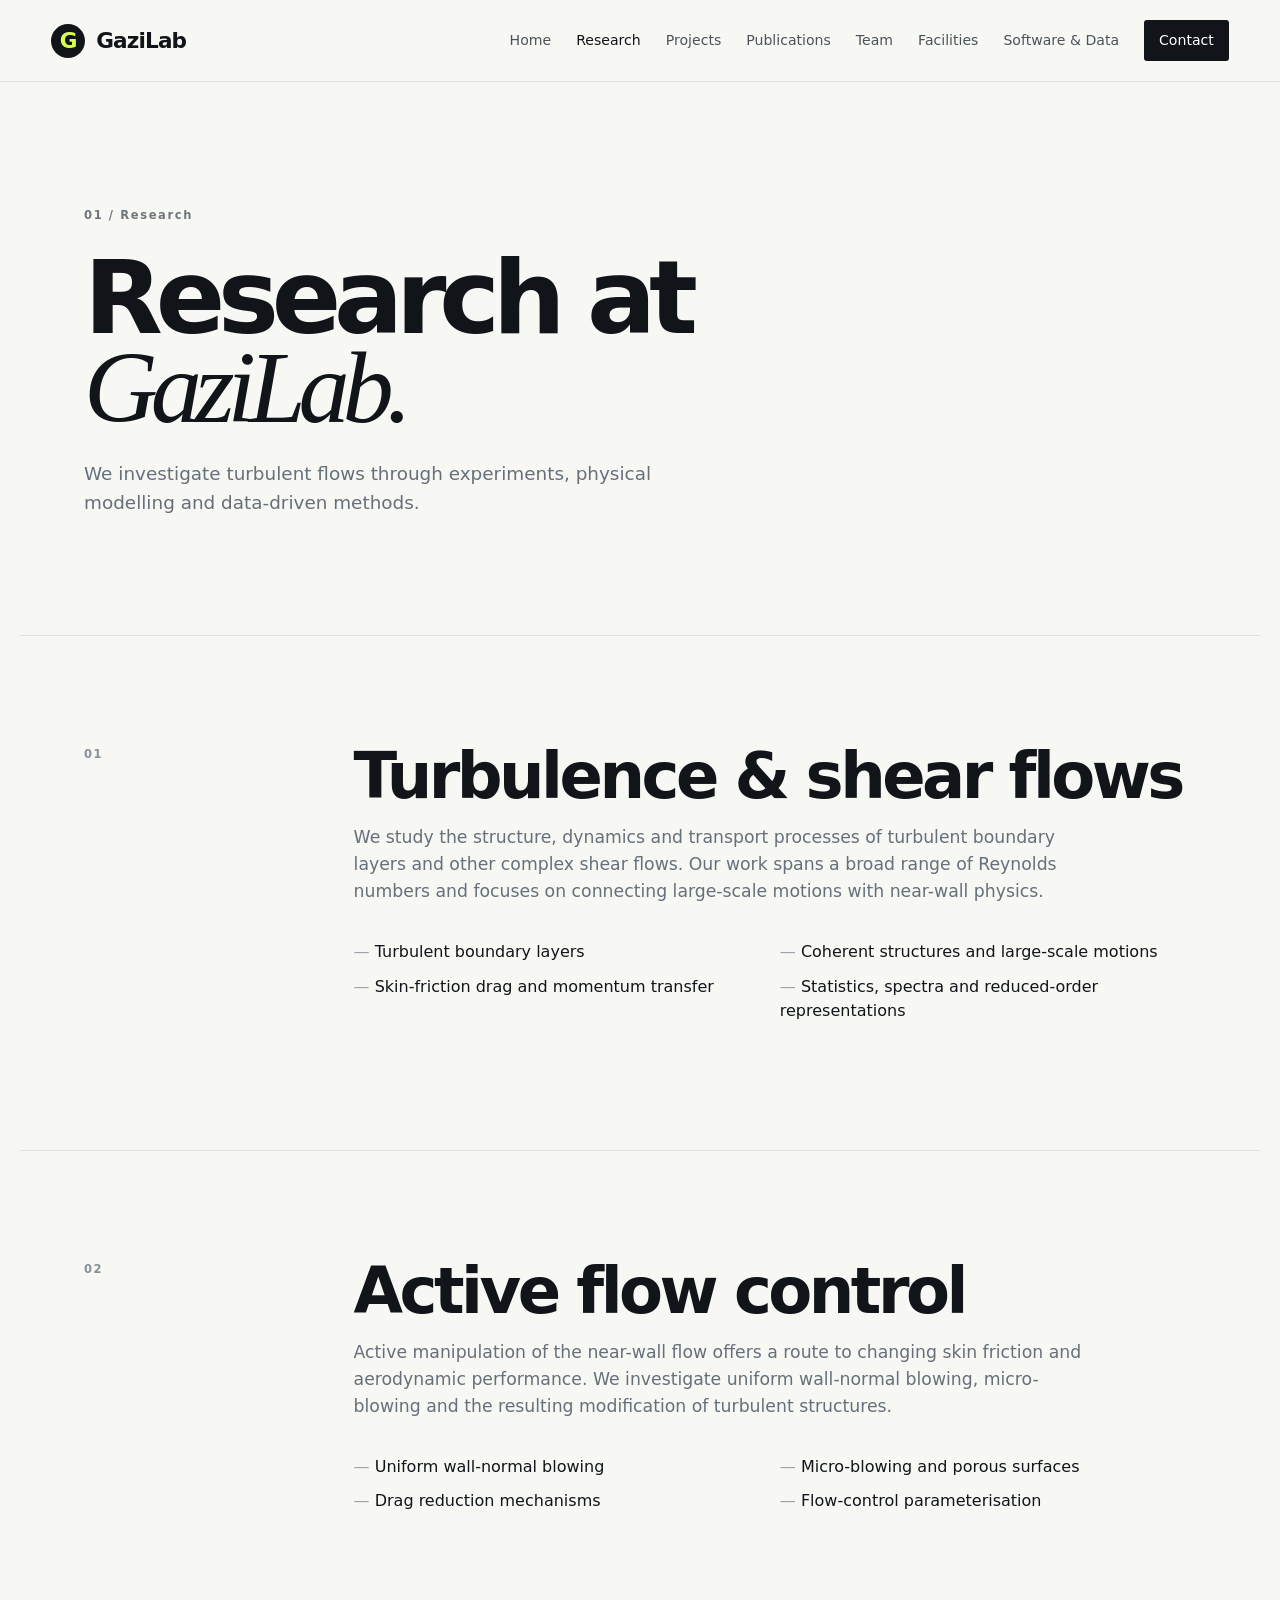
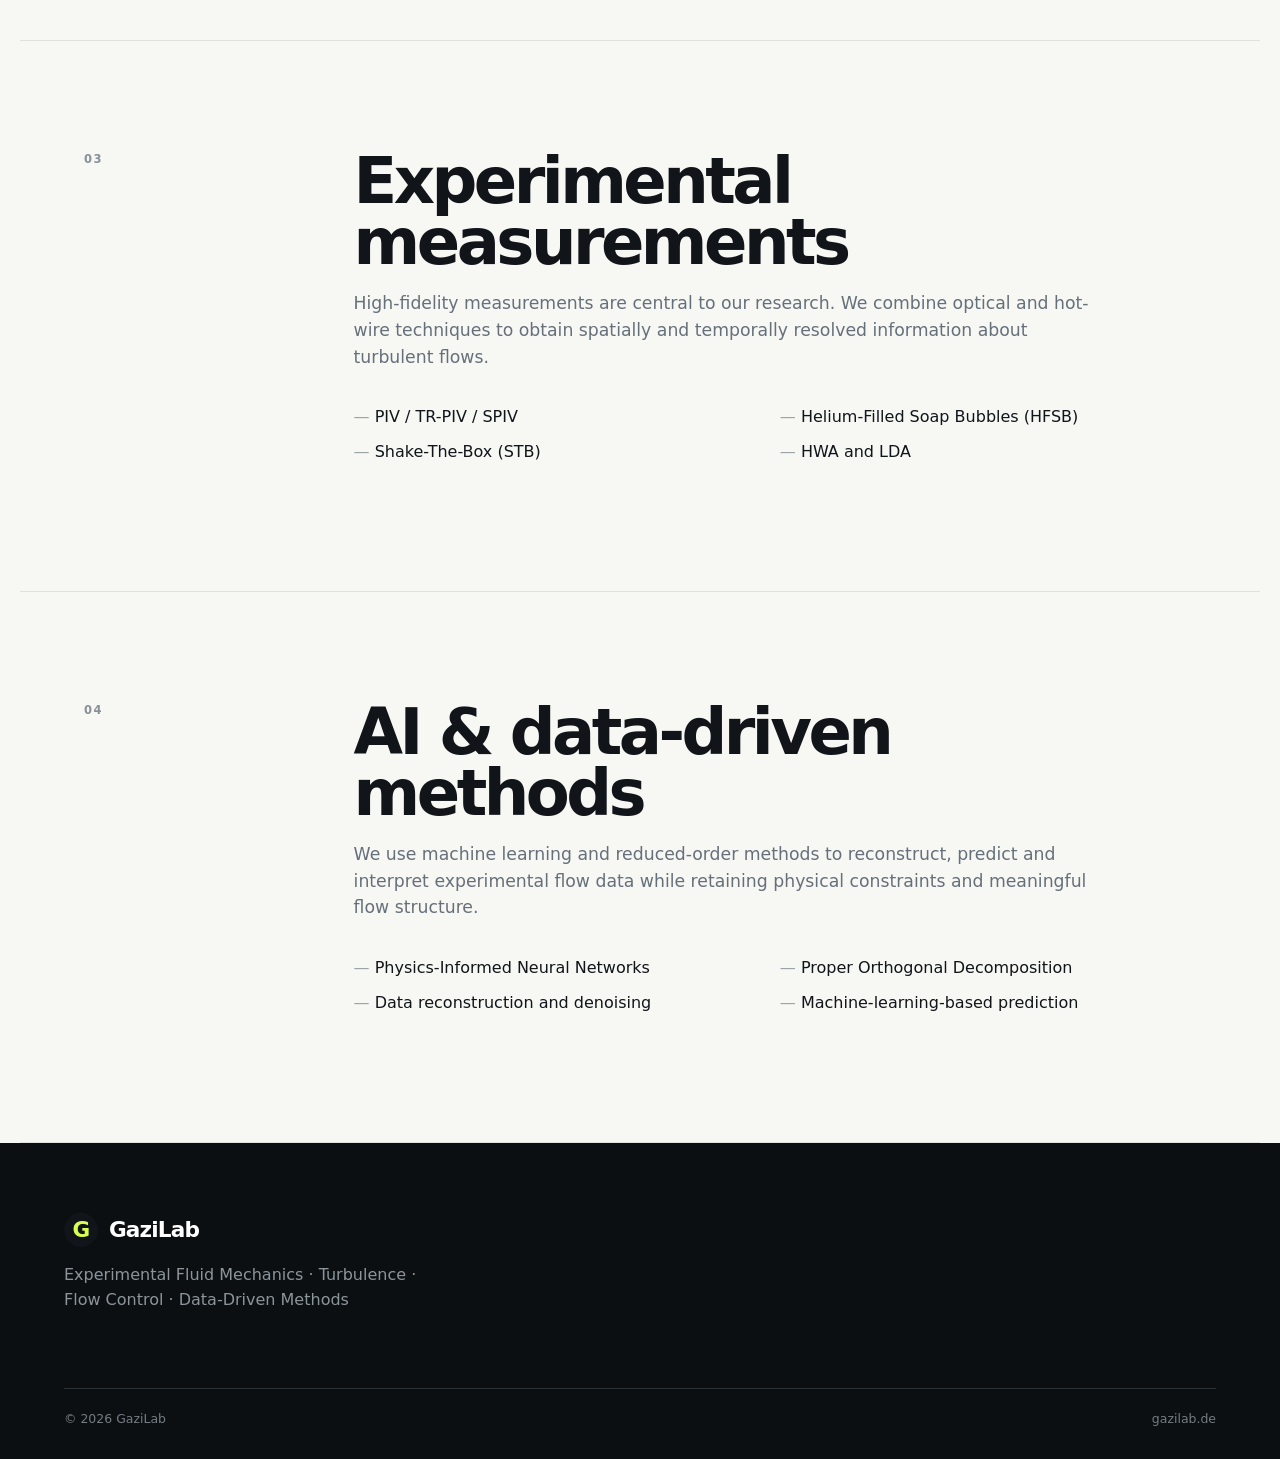
<file: research.html>
<!doctype html><html lang="en"><head><meta charset="utf-8"><meta name="viewport" content="width=device-width,initial-scale=1"><meta name="description" content="GaziLab research areas."><title>Research | GaziLab</title><link rel="stylesheet" href="style.css"></head><body>
<header class="site-header"><a class="brand" href="index.html"><span class="brand-mark">G</span><span>GaziLab</span></a><button class="menu-toggle">☰</button><nav class="nav"><a href="index.html">Home</a><a class="active" href="research.html">Research</a><a href="projects.html">Projects</a><a href="publications.html">Publications</a><a href="team.html">Team</a><a href="facilities.html">Facilities</a><a href="software.html">Software & Data</a><a href="contact.html" class="nav-cta">Contact</a></nav></header>
<main><section class="page-hero"><div class="section-kicker">01 / Research</div><h1>Research at<br><em>GaziLab.</em></h1><p>We investigate turbulent flows through experiments, physical modelling and data-driven methods.</p></section>
<section class="research-detail section" id="turbulence"><div class="detail-number">01</div><div><h2>Turbulence & shear flows</h2><p>We study the structure, dynamics and transport processes of turbulent boundary layers and other complex shear flows. Our work spans a broad range of Reynolds numbers and focuses on connecting large-scale motions with near-wall physics.</p><ul><li>Turbulent boundary layers</li><li>Coherent structures and large-scale motions</li><li>Skin-friction drag and momentum transfer</li><li>Statistics, spectra and reduced-order representations</li></ul></div></section>
<section class="research-detail section" id="flow-control"><div class="detail-number">02</div><div><h2>Active flow control</h2><p>Active manipulation of the near-wall flow offers a route to changing skin friction and aerodynamic performance. We investigate uniform wall-normal blowing, micro-blowing and the resulting modification of turbulent structures.</p><ul><li>Uniform wall-normal blowing</li><li>Micro-blowing and porous surfaces</li><li>Drag reduction mechanisms</li><li>Flow-control parameterisation</li></ul></div></section>
<section class="research-detail section" id="measurements"><div class="detail-number">03</div><div><h2>Experimental measurements</h2><p>High-fidelity measurements are central to our research. We combine optical and hot-wire techniques to obtain spatially and temporally resolved information about turbulent flows.</p><ul><li>PIV / TR-PIV / SPIV</li><li>Helium-Filled Soap Bubbles (HFSB)</li><li>Shake-The-Box (STB)</li><li>HWA and LDA</li></ul></div></section>
<section class="research-detail section" id="data"><div class="detail-number">04</div><div><h2>AI & data-driven methods</h2><p>We use machine learning and reduced-order methods to reconstruct, predict and interpret experimental flow data while retaining physical constraints and meaningful flow structure.</p><ul><li>Physics-Informed Neural Networks</li><li>Proper Orthogonal Decomposition</li><li>Data reconstruction and denoising</li><li>Machine-learning-based prediction</li></ul></div></section></main>
<footer class="footer"><div><a class="brand footer-brand" href="index.html"><span class="brand-mark">G</span><span>GaziLab</span></a><p>Experimental Fluid Mechanics · Turbulence · Flow Control · Data-Driven Methods</p></div><div class="footer-bottom"><span>© 2026 GaziLab</span><span>gazilab.de</span></div></footer><script src="script.js"></script></body></html>
</file>
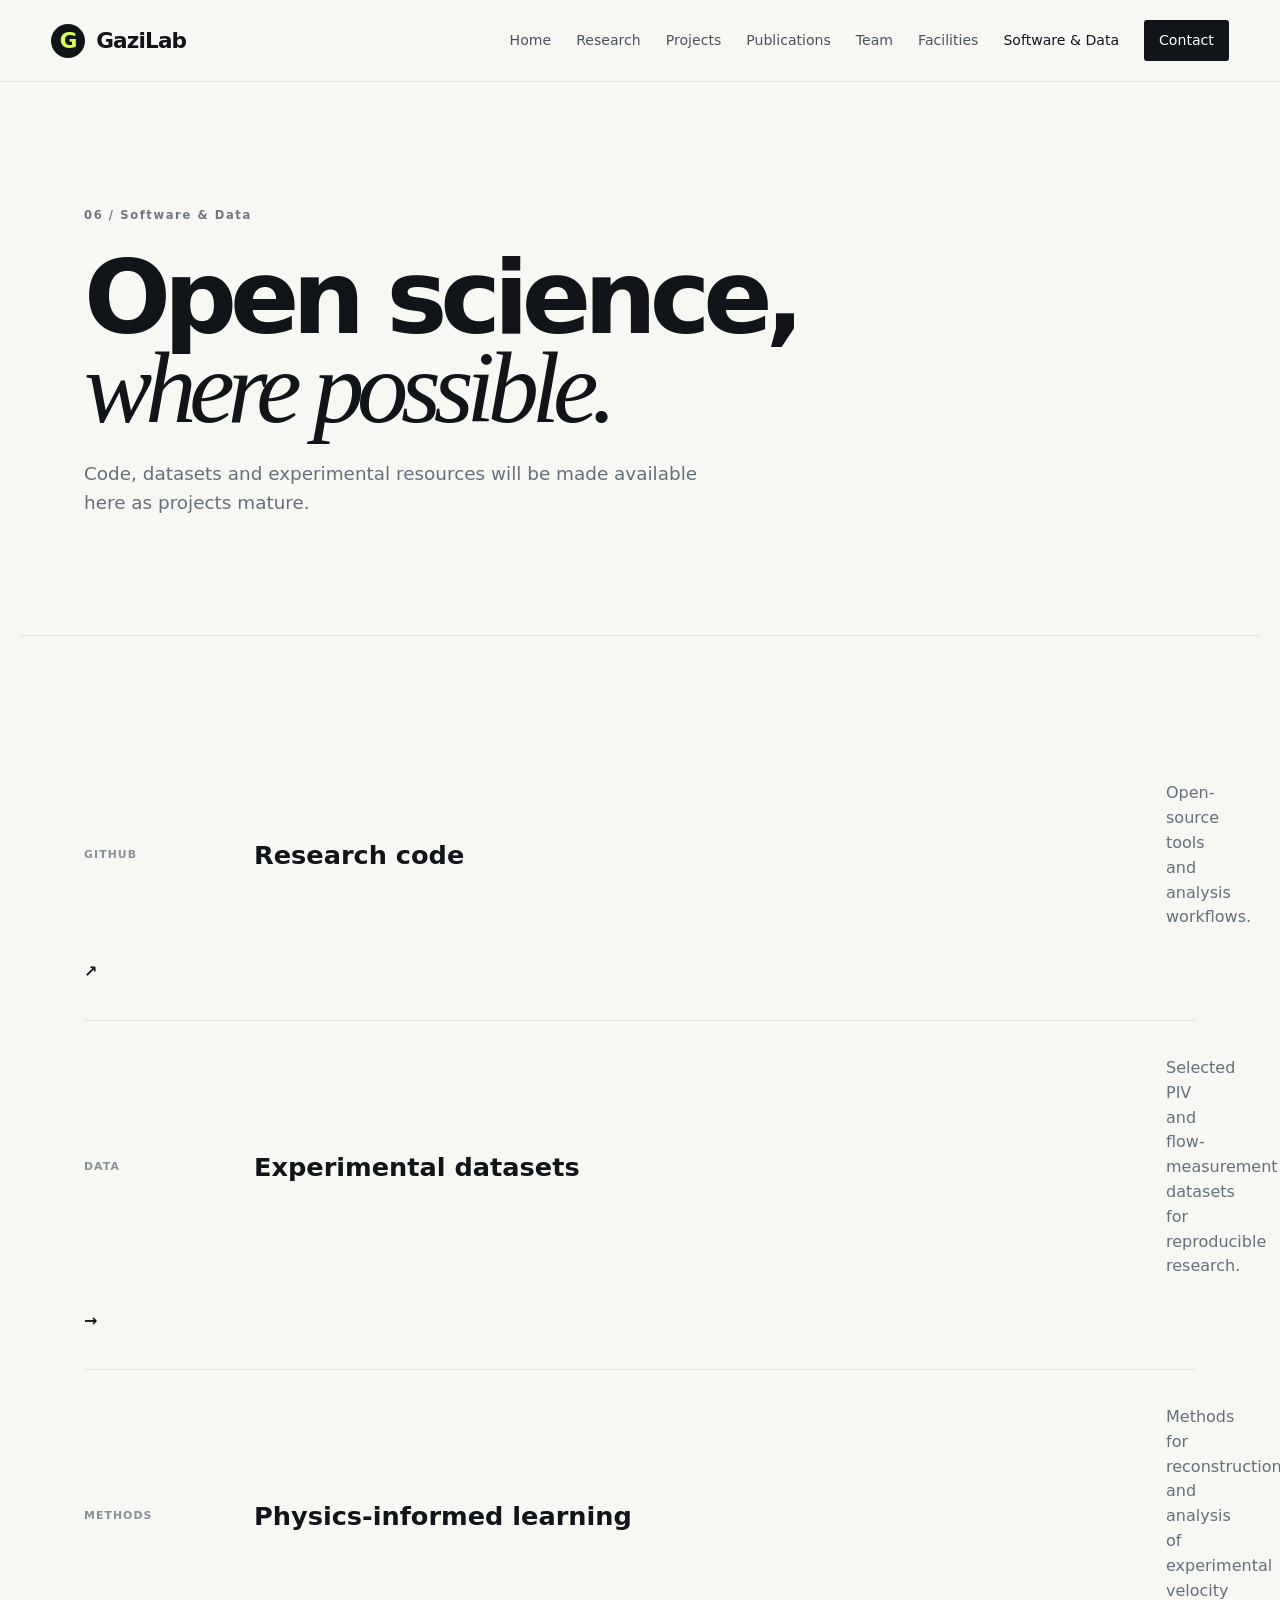
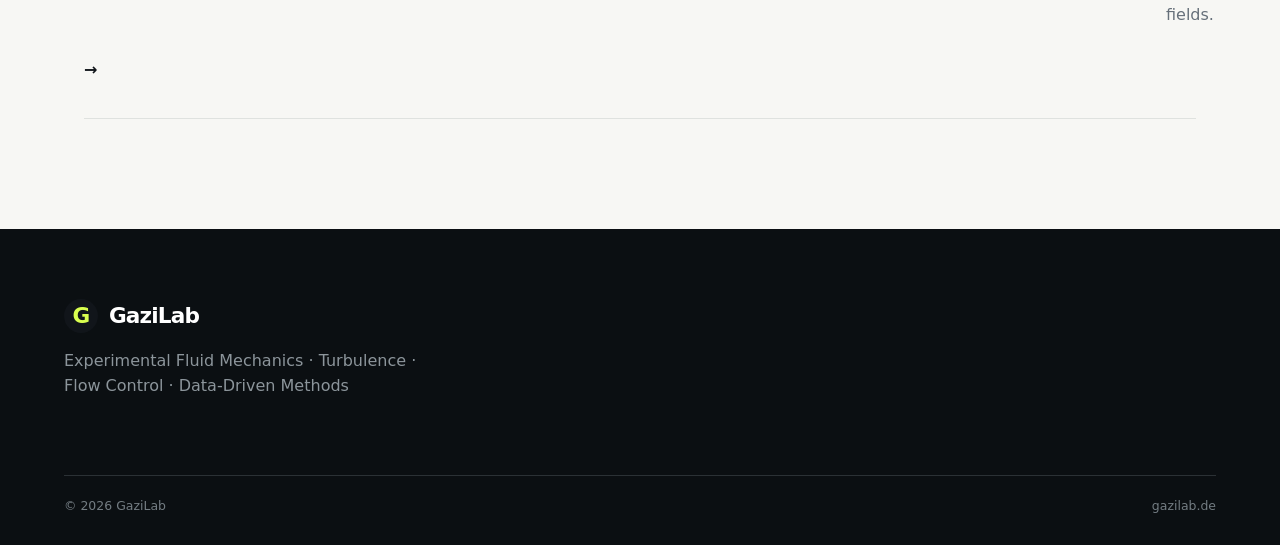
<file: software.html>
<!doctype html><html lang="en"><head><meta charset="utf-8"><meta name="viewport" content="width=device-width,initial-scale=1"><title>Software & Data | GaziLab</title><link rel="stylesheet" href="style.css"></head><body>
<header class="site-header"><a class="brand" href="index.html"><span class="brand-mark">G</span><span>GaziLab</span></a><button class="menu-toggle">☰</button><nav class="nav"><a href="index.html">Home</a><a href="research.html">Research</a><a href="projects.html">Projects</a><a href="publications.html">Publications</a><a href="team.html">Team</a><a href="facilities.html">Facilities</a><a class="active" href="software.html">Software & Data</a><a href="contact.html" class="nav-cta">Contact</a></nav></header>
<main><section class="page-hero"><div class="section-kicker">06 / Software & Data</div><h1>Open science,<br><em>where possible.</em></h1><p>Code, datasets and experimental resources will be made available here as projects mature.</p></section>
<section class="software-list section">
<a class="software-row" href="https://github.com/hasangaz" target="_blank" rel="noopener"><span>GITHUB</span><h2>Research code</h2><p>Open-source tools and analysis workflows.</p><b>↗</b></a>
<div class="software-row"><span>DATA</span><h2>Experimental datasets</h2><p>Selected PIV and flow-measurement datasets for reproducible research.</p><b>→</b></div>
<div class="software-row"><span>METHODS</span><h2>Physics-informed learning</h2><p>Methods for reconstruction and analysis of experimental velocity fields.</p><b>→</b></div>
</section></main>
<footer class="footer"><div><a class="brand footer-brand" href="index.html"><span class="brand-mark">G</span><span>GaziLab</span></a><p>Experimental Fluid Mechanics · Turbulence · Flow Control · Data-Driven Methods</p></div><div class="footer-bottom"><span>© 2026 GaziLab</span><span>gazilab.de</span></div></footer><script src="script.js"></script></body></html>
</file>
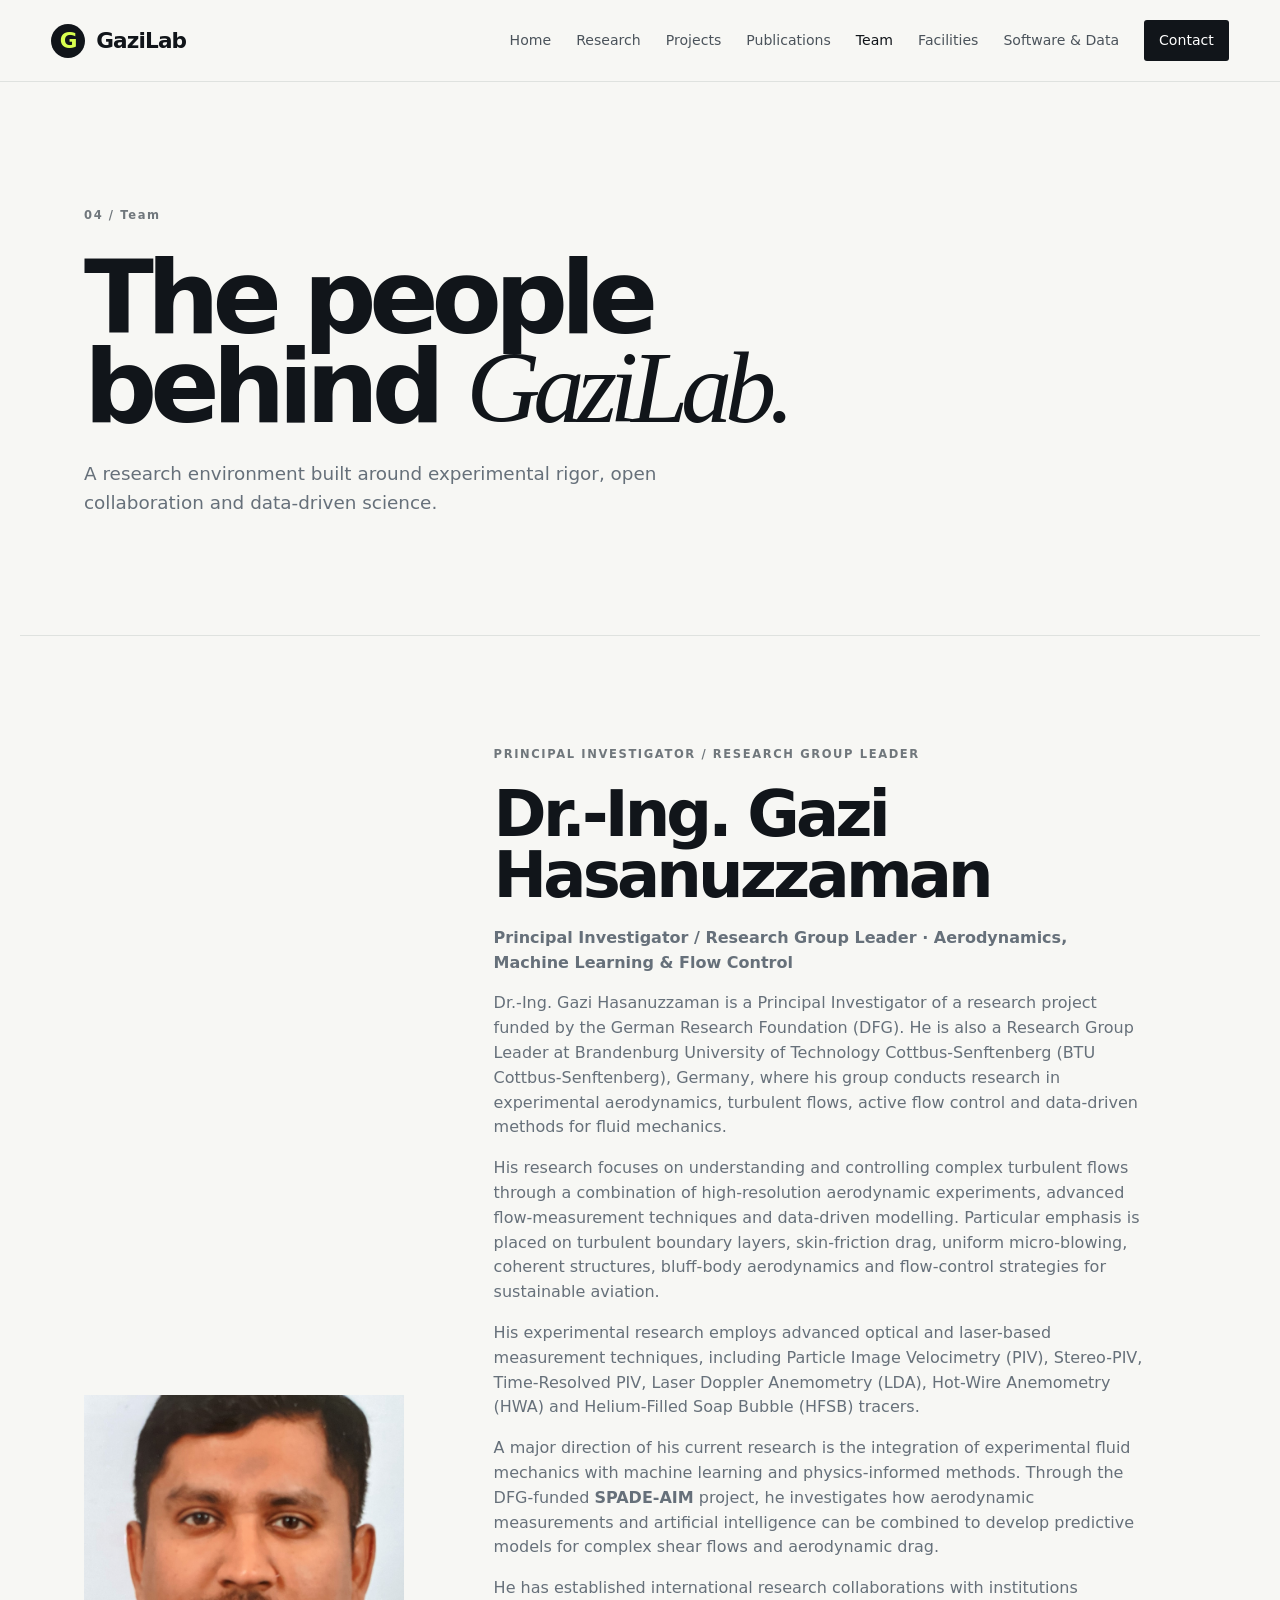
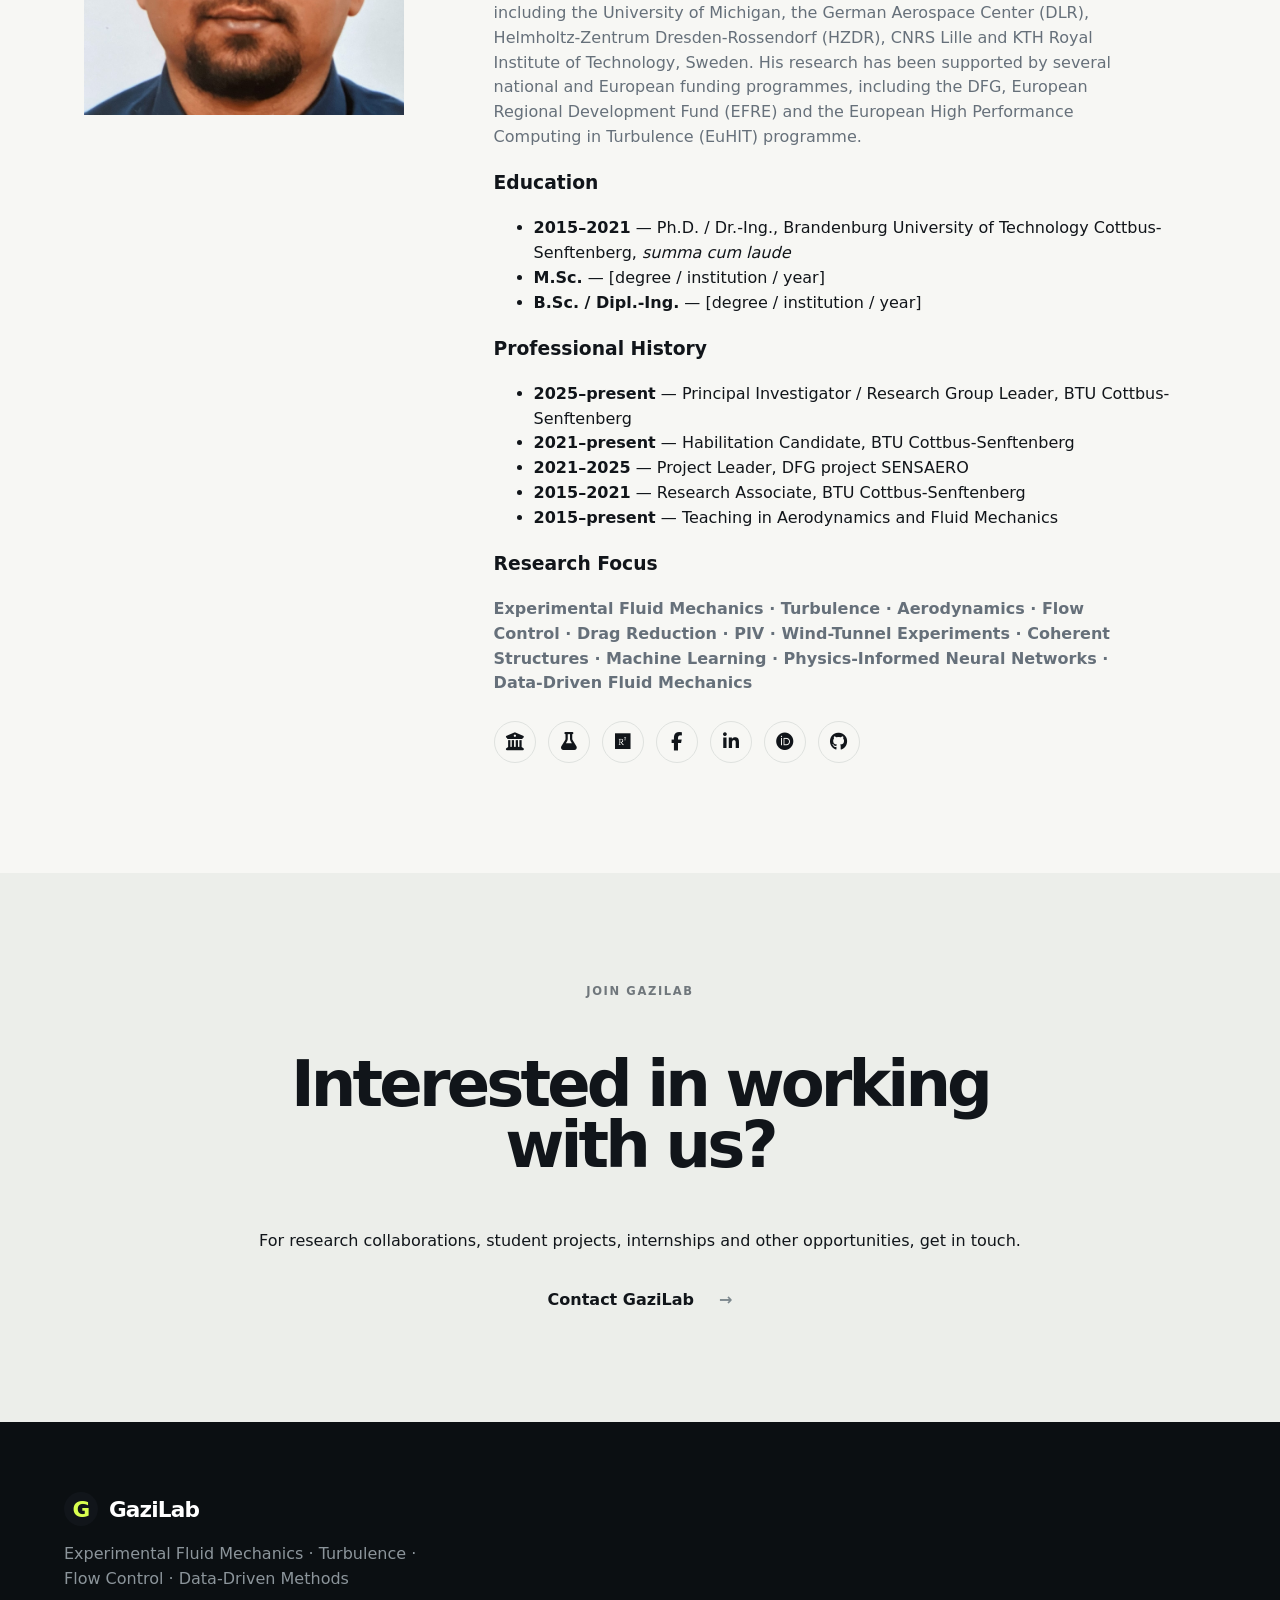
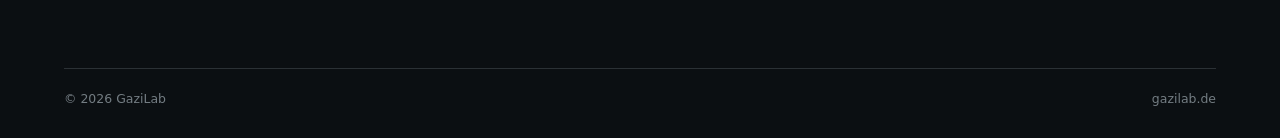
<file: team.html>
<!doctype html><html lang="en"><head><meta charset="utf-8"><meta name="viewport" content="width=device-width,initial-scale=1"><title>Team | GaziLab</title><link rel="stylesheet" href="style.css"><link rel="stylesheet" href="https://cdnjs.cloudflare.com/ajax/libs/font-awesome/6.5.2/css/all.min.css"></head><body>
<header class="site-header"><a class="brand" href="index.html"><span class="brand-mark">G</span><span>GaziLab</span></a><button class="menu-toggle">☰</button><nav class="nav"><a href="index.html">Home</a><a href="research.html">Research</a><a href="projects.html">Projects</a><a href="publications.html">Publications</a><a class="active" href="team.html">Team</a><a href="facilities.html">Facilities</a><a href="software.html">Software & Data</a><a href="contact.html" class="nav-cta">Contact</a></nav></header>
<main><section class="page-hero"><div class="section-kicker">04 / Team</div><h1>The people<br>behind <em>GaziLab.</em></h1><p>A research environment built around experimental rigor, open collaboration and data-driven science.</p></section>
<section class="person section"><div class="portrait"><img src="images/3_photo_hasanuzzaman.jpeg" alt="Dr.-Ing. Gazi Hasanuzzaman" loading="eager"></div><div><div class="section-kicker">PRINCIPAL INVESTIGATOR / RESEARCH GROUP LEADER</div><h2>Dr.-Ing. Gazi Hasanuzzaman</h2><p class="role">Principal Investigator / Research Group Leader · Aerodynamics, Machine Learning & Flow Control</p><p>Dr.-Ing. Gazi Hasanuzzaman is a Principal Investigator of a research project funded by the German Research Foundation (DFG). He is also a Research Group Leader at Brandenburg University of Technology Cottbus-Senftenberg (BTU Cottbus-Senftenberg), Germany, where his group conducts research in experimental aerodynamics, turbulent flows, active flow control and data-driven methods for fluid mechanics.</p><p>His research focuses on understanding and controlling complex turbulent flows through a combination of high-resolution aerodynamic experiments, advanced flow-measurement techniques and data-driven modelling. Particular emphasis is placed on turbulent boundary layers, skin-friction drag, uniform micro-blowing, coherent structures, bluff-body aerodynamics and flow-control strategies for sustainable aviation.</p><p>His experimental research employs advanced optical and laser-based measurement techniques, including Particle Image Velocimetry (PIV), Stereo-PIV, Time-Resolved PIV, Laser Doppler Anemometry (LDA), Hot-Wire Anemometry (HWA) and Helium-Filled Soap Bubble (HFSB) tracers.</p><p>A major direction of his current research is the integration of experimental fluid mechanics with machine learning and physics-informed methods. Through the DFG-funded <strong>SPADE-AIM</strong> project, he investigates how aerodynamic measurements and artificial intelligence can be combined to develop predictive models for complex shear flows and aerodynamic drag.</p><p>He has established international research collaborations with institutions including the University of Michigan, the German Aerospace Center (DLR), Helmholtz-Zentrum Dresden-Rossendorf (HZDR), CNRS Lille and KTH Royal Institute of Technology, Sweden. His research has been supported by several national and European funding programmes, including the DFG, European Regional Development Fund (EFRE) and the European High Performance Computing in Turbulence (EuHIT) programme.</p>
<div class="career-grid"><div><h3>Education</h3><ul><li><strong>2015–2021</strong> — Ph.D. / Dr.-Ing., Brandenburg University of Technology Cottbus-Senftenberg, <em>summa cum laude</em></li><li><strong>M.Sc.</strong> — [degree / institution / year]</li><li><strong>B.Sc. / Dipl.-Ing.</strong> — [degree / institution / year]</li></ul></div><div><h3>Professional History</h3><ul><li><strong>2025–present</strong> — Principal Investigator / Research Group Leader, BTU Cottbus-Senftenberg</li><li><strong>2021–present</strong> — Habilitation Candidate, BTU Cottbus-Senftenberg</li><li><strong>2021–2025</strong> — Project Leader, DFG project SENSAERO</li><li><strong>2015–2021</strong> — Research Associate, BTU Cottbus-Senftenberg</li><li><strong>2015–present</strong> — Teaching in Aerodynamics and Fluid Mechanics</li></ul></div></div>
<h3>Research Focus</h3><p class="role">Experimental Fluid Mechanics · Turbulence · Aerodynamics · Flow Control · Drag Reduction · PIV · Wind-Tunnel Experiments · Coherent Structures · Machine Learning · Physics-Informed Neural Networks · Data-Driven Fluid Mechanics</p><div class="link-row social-links" aria-label="Professional and research profiles"><a href="https://www.b-tu.de/fg-aerodynamik-stroemungslehre/forschung/schwerpunkte/aerodynamik/spade-aim" target="_blank" rel="noopener" aria-label="SPADE-AIM at BTU" title="SPADE-AIM · BTU"><i class="fa-solid fa-building-columns"></i></a><a href="https://gepris.dfg.de/project/569383977?lang=en" target="_blank" rel="noopener" aria-label="SPADE-AIM at DFG" title="SPADE-AIM · DFG"><i class="fa-solid fa-flask"></i></a><a href="https://www.researchgate.net/profile/Gazi-Hasanuzzaman?ev=hdr_xprf" target="_blank" rel="noopener" aria-label="ResearchGate" title="ResearchGate"><i class="fa-brands fa-researchgate"></i></a><a href="https://www.facebook.com/share/18qE4hEgAk/?mibextid=wwXIfr" target="_blank" rel="noopener" aria-label="Facebook" title="Facebook"><i class="fa-brands fa-facebook-f"></i></a><a href="https://www.linkedin.com/in/dr-gazi-hasanuzzaman" target="_blank" rel="noopener" aria-label="LinkedIn" title="LinkedIn"><i class="fa-brands fa-linkedin-in"></i></a><a href="https://orcid.org/0000-0001-8432-1458" target="_blank" rel="noopener" aria-label="ORCID" title="ORCID"><i class="fa-brands fa-orcid"></i></a><a href="https://github.com/hasangaz" target="_blank" rel="noopener" aria-label="GitHub" title="GitHub"><i class="fa-brands fa-github"></i></a></div></div></section>
<section class="join section"><div class="section-kicker">JOIN GAZILAB</div><h2>Interested in working<br>with us?</h2><p>For research collaborations, student projects, internships and other opportunities, get in touch.</p><a class="arrow-link" href="contact.html">Contact GaziLab <span>→</span></a></section></main>
<footer class="footer"><div><a class="brand footer-brand" href="index.html"><span class="brand-mark">G</span><span>GaziLab</span></a><p>Experimental Fluid Mechanics · Turbulence · Flow Control · Data-Driven Methods</p></div><div class="footer-bottom"><span>© 2026 GaziLab</span><span>gazilab.de</span></div></footer><script src="script.js"></script></body></html>
</file>
<file: style.css>
:root{--ink:#11151a;--muted:#66707a;--paper:#f7f7f4;--line:#dfe2df;--accent:#d9ff4f;--dark:#11161a;--max:1240px}*{box-sizing:border-box}html{scroll-behavior:smooth}body{margin:0;background:var(--paper);color:var(--ink);font-family:Inter,ui-sans-serif,system-ui,-apple-system,BlinkMacSystemFont,"Segoe UI",sans-serif;line-height:1.55}a{color:inherit;text-decoration:none}.site-header{height:82px;display:flex;align-items:center;justify-content:space-between;padding:0 4vw;border-bottom:1px solid var(--line);background:rgba(247,247,244,.94);backdrop-filter:blur(10px);position:sticky;top:0;z-index:20}.brand{display:flex;align-items:center;gap:11px;font-weight:800;letter-spacing:-.04em;font-size:1.35rem}.brand-mark{display:grid;place-items:center;width:34px;height:34px;background:var(--ink);color:var(--accent);border-radius:50%;font-weight:900}.nav{display:flex;align-items:center;gap:25px;font-size:.88rem}.nav a{color:#4b535b}.nav a:hover,.nav .active{color:var(--ink)}.nav-cta{padding:10px 15px!important;background:var(--ink);color:white!important;border-radius:3px}.menu-toggle{display:none;border:0;background:none;font-size:1.5rem}.hero{min-height:680px;display:grid;grid-template-columns:1.05fr .95fr;max-width:1440px;margin:auto}.hero-copy{padding:120px 7vw 90px 7vw;display:flex;flex-direction:column;justify-content:center}.eyebrow,.section-kicker{font-size:.72rem;letter-spacing:.14em;font-weight:800;color:#70777c}.hero h1{font-size:clamp(3.2rem,6vw,6.2rem);line-height:.96;letter-spacing:-.065em;margin:25px 0}.hero h1 em,.page-hero h1 em,.cta h2 em{font-family:Georgia,serif;font-weight:400}.hero-text{font-size:1.15rem;max-width:590px;color:var(--muted);margin:0 0 32px}.hero-actions{display:flex;gap:24px;align-items:center}.button{display:inline-flex;align-items:center;gap:28px;background:var(--ink);color:white;padding:15px 18px;font-weight:700}.button span{color:var(--accent)}.button.light{background:white;color:var(--ink)}.text-link{font-weight:700}.flow-visual{background:var(--dark);position:relative;overflow:hidden;min-height:500px}.flow-grid{position:absolute;inset:0;background:linear-gradient(rgba(255,255,255,.05) 1px,transparent 1px),linear-gradient(90deg,rgba(255,255,255,.05) 1px,transparent 1px);background-size:42px 42px;transform:perspective(500px) rotateX(45deg) scale(1.4);transform-origin:center}.flow-line{position:absolute;height:2px;background:var(--accent);width:120%;left:-10%;opacity:.85;filter:blur(.2px);border-radius:50%;transform-origin:center}.line-a{top:28%;transform:rotate(8deg) skewY(-7deg)}.line-b{top:42%;transform:rotate(5deg) skewY(-9deg);opacity:.55}.line-c{top:56%;transform:rotate(2deg) skewY(-10deg);opacity:.7}.line-d{top:70%;transform:rotate(-3deg) skewY(-9deg);opacity:.4}.flow-label{position:absolute;bottom:32px;left:32px;color:white;font-size:.68rem;letter-spacing:.18em;line-height:1.5}.section{max-width:1240px;margin:auto;padding:110px 5vw}.statement{border-top:1px solid var(--line)}.statement-grid{display:grid;grid-template-columns:1fr 1fr;gap:8vw;margin-top:45px}.statement h2,.section-head h2,.feature h2{font-size:clamp(2.4rem,4vw,4.5rem);line-height:1;letter-spacing:-.055em;margin:0}.statement h2 span{font-family:Georgia,serif;font-weight:400}.statement p,.feature p{font-size:1.12rem;color:var(--muted);max-width:580px}.arrow-link{display:inline-flex;gap:25px;font-weight:800;margin-top:18px}.arrow-link span{color:#7c878d}.cards-section{padding-top:40px}.section-head{display:flex;justify-content:space-between;align-items:end;margin-bottom:42px}.research-grid{display:grid;grid-template-columns:repeat(4,1fr);border-top:1px solid var(--line);border-left:1px solid var(--line)}.research-card{position:relative;min-height:300px;padding:28px;border-right:1px solid var(--line);border-bottom:1px solid var(--line);transition:transform .2s,background .2s}.research-card:hover{background:white;transform:translateY(-4px)}.card-no{font-size:.7rem;font-weight:800;color:#8a9297}.research-card h3{font-size:1.55rem;line-height:1.05;letter-spacing:-.04em;margin-top:80px}.research-card p{font-size:.9rem;color:var(--muted);max-width:210px}.card-arrow{position:absolute;right:25px;bottom:25px}.feature{display:grid;grid-template-columns:1fr 1fr;gap:10vw;background:#eceeea;max-width:none;padding-left:calc((100vw - 1140px)/2);padding-right:calc((100vw - 1140px)/2)}.feature-copy{padding-top:10px}.metric-panel{border-left:1px solid #cfd3d0}.metric{padding:24px 30px;border-bottom:1px solid #cfd3d0;display:flex;align-items:baseline;gap:25px}.metric strong{font-size:1.4rem;min-width:95px}.metric span{color:var(--muted);font-size:.9rem}.projects-preview{padding-bottom:120px}.project-list{border-top:1px solid var(--line)}.project-row{display:grid;grid-template-columns:150px 1fr 30px;gap:25px;padding:27px 0;border-bottom:1px solid var(--line);align-items:center}.project-row span{font-size:.68rem;font-weight:800;letter-spacing:.08em;color:#7c858b}.project-row strong{font-size:1.15rem}.cta{max-width:none;background:var(--dark);color:white;text-align:center;padding:130px 5vw}.cta h2{font-size:clamp(3rem,6vw,6rem);line-height:.94;letter-spacing:-.06em;margin:25px 0 40px}.footer{background:#0b0f12;color:white;padding:70px 5vw 30px;display:grid;grid-template-columns:2fr 1fr;gap:60px}.footer-brand{color:white}.footer p{color:#8c959b;max-width:390px}.footer-links{display:grid;grid-template-columns:1fr 1fr;gap:10px;align-content:start}.footer-links a{color:#b9c0c4}.footer-bottom{grid-column:1/-1;border-top:1px solid #2b3135;padding-top:20px;display:flex;justify-content:space-between;color:#737c82;font-size:.78rem}.page-hero{max-width:1240px;margin:auto;padding:125px 5vw 100px;border-bottom:1px solid var(--line)}.page-hero h1{font-size:clamp(4rem,8vw,8rem);line-height:.87;letter-spacing:-.07em;margin:28px 0}.page-hero p{max-width:650px;font-size:1.15rem;color:var(--muted)}.research-detail,.project-detail{display:grid;grid-template-columns:180px 1fr;gap:7vw;border-bottom:1px solid var(--line)}.detail-number,.project-meta{font-size:.72rem;font-weight:800;letter-spacing:.12em;color:#899198}.research-detail h2,.project-detail h2{font-size:clamp(2.5rem,5vw,5rem);letter-spacing:-.055em;line-height:.95;margin:0 0 12px}.research-detail p,.project-detail p{max-width:750px;color:var(--muted);font-size:1.08rem}.research-detail ul{padding:0;list-style:none;display:grid;grid-template-columns:1fr 1fr;gap:10px;margin-top:35px}.research-detail li:before{content:"— ";color:#9ba3a8}.project-detail h3{font-size:1.25rem;margin:0 0 22px}.tag{display:inline-block;margin-top:20px;border:1px solid var(--line);padding:7px 10px;font-size:.66rem;letter-spacing:.1em;font-weight:800}.publication{display:grid;grid-template-columns:100px 1fr 30px;gap:25px;padding:35px 0;border-bottom:1px solid var(--line)}.pub-year{font-weight:800;color:#899198}.publication h2{font-size:1.35rem;margin:0 0 6px;letter-spacing:-.03em}.publication p{margin:4px 0;color:var(--muted)}.pub-note{font-size:.9rem}.publication-note{margin-top:50px;padding:30px;background:#eceeea}.publication-note p{color:var(--muted)}.person{display:grid;grid-template-columns:320px 1fr;gap:7vw;align-items:center}.portrait,.portrait img{width:100%;display:block}.portrait{aspect-ratio:1;overflow:hidden;background:var(--ink)}.portrait img{height:100%;object-fit:cover;object-position:center}.person h2{font-size:clamp(2.5rem,5vw,5rem);line-height:.95;letter-spacing:-.06em;margin:20px 0}.role{font-weight:700}.person p{max-width:650px;color:var(--muted)}.link-row,.contact-links{display:flex;gap:25px;margin-top:25px;font-weight:800}.social-links{align-items:center;flex-wrap:wrap;gap:12px}.social-links a{width:42px;height:42px;display:inline-flex;align-items:center;justify-content:center;border:1px solid var(--line);border-radius:50%;font-size:18px;transition:all .2s ease}.social-links a:hover{background:var(--ink);color:var(--accent);border-color:var(--ink);transform:translateY(-2px)}.social-links a i{line-height:1}.join{background:#eceeea;max-width:none;text-align:center}.join h2{font-size:clamp(3rem,5vw,5rem);line-height:.95;letter-spacing:-.06em}.facility-grid{display:grid;grid-template-columns:repeat(2,1fr);padding-top:70px}.facility{padding:35px 0;border-bottom:1px solid var(--line);margin-right:7vw}.facility:nth-child(odd){border-right:1px solid var(--line);padding-right:7vw}.facility:nth-child(even){padding-left:7vw}.facility span{font-size:.7rem;font-weight:800;color:#899198}.facility h2{font-size:2.5rem;letter-spacing:-.05em;margin:25px 0 8px}.facility p{color:var(--muted)}.software-row{display:grid;grid-template-columns:140px 1fr 30px;gap:30px;align-items:center;padding:35px 0;border-bottom:1px solid var(--line)}.software-row span{font-size:.68rem;font-weight:800;letter-spacing:.1em;color:#899198}.software-row h2{margin:0;font-size:1.6rem}.software-row p{margin:0;color:var(--muted)}.contact-grid{display:grid;grid-template-columns:1.2fr 1fr 1fr;gap:5vw}.contact-grid h2{font-size:1.8rem;letter-spacing:-.04em}.contact-grid p{color:var(--muted)}.contact-hero{border-bottom:0}.legal-note{border-top:1px solid var(--line);padding-top:40px;padding-bottom:80px}.legal-note p{color:var(--muted);font-size:.9rem}.legal-note a{text-decoration:underline}@media(max-width:950px){.nav{display:none;position:absolute;top:82px;left:0;right:0;background:var(--paper);padding:20px 5vw;border-bottom:1px solid var(--line);flex-direction:column;align-items:flex-start}.nav.open{display:flex}.menu-toggle{display:block}.hero{grid-template-columns:1fr}.flow-visual{min-height:360px}.research-grid{grid-template-columns:1fr 1fr}.feature{grid-template-columns:1fr;padding-left:5vw;padding-right:5vw}.metric-panel{border-left:0;margin-top:40px}.statement-grid{grid-template-columns:1fr}.project-row{grid-template-columns:110px 1fr 20px}.person{grid-template-columns:1fr}.portrait{max-width:320px}.contact-grid{grid-template-columns:1fr 1fr}.software-row{grid-template-columns:100px 1fr 20px}}@media(max-width:600px){.site-header{height:70px}.nav{top:70px}.hero-copy{padding:80px 6vw}.hero h1{font-size:3.5rem}.flow-visual{min-height:280px}.section,.page-hero{padding:75px 6vw}.research-grid,.facility-grid{grid-template-columns:1fr}.research-detail,.project-detail{grid-template-columns:1fr;gap:25px}.research-detail ul{grid-template-columns:1fr}.research-card{min-height:250px}.project-row{grid-template-columns:1fr;gap:8px}.publication{grid-template-columns:55px 1fr}.publication>a{display:none}.contact-grid{grid-template-columns:1fr}.software-row{grid-template-columns:1fr}.facility{margin:0!important;padding:30px 0!important;border-right:0!important}.footer{grid-template-columns:1fr}.footer-bottom{grid-column:1}.footer-links{margin-top:15px}.hero-actions{align-items:flex-start;flex-direction:column;gap:18px}.social-links{gap:10px}.social-links a{width:40px;height:40px}}
</file>
